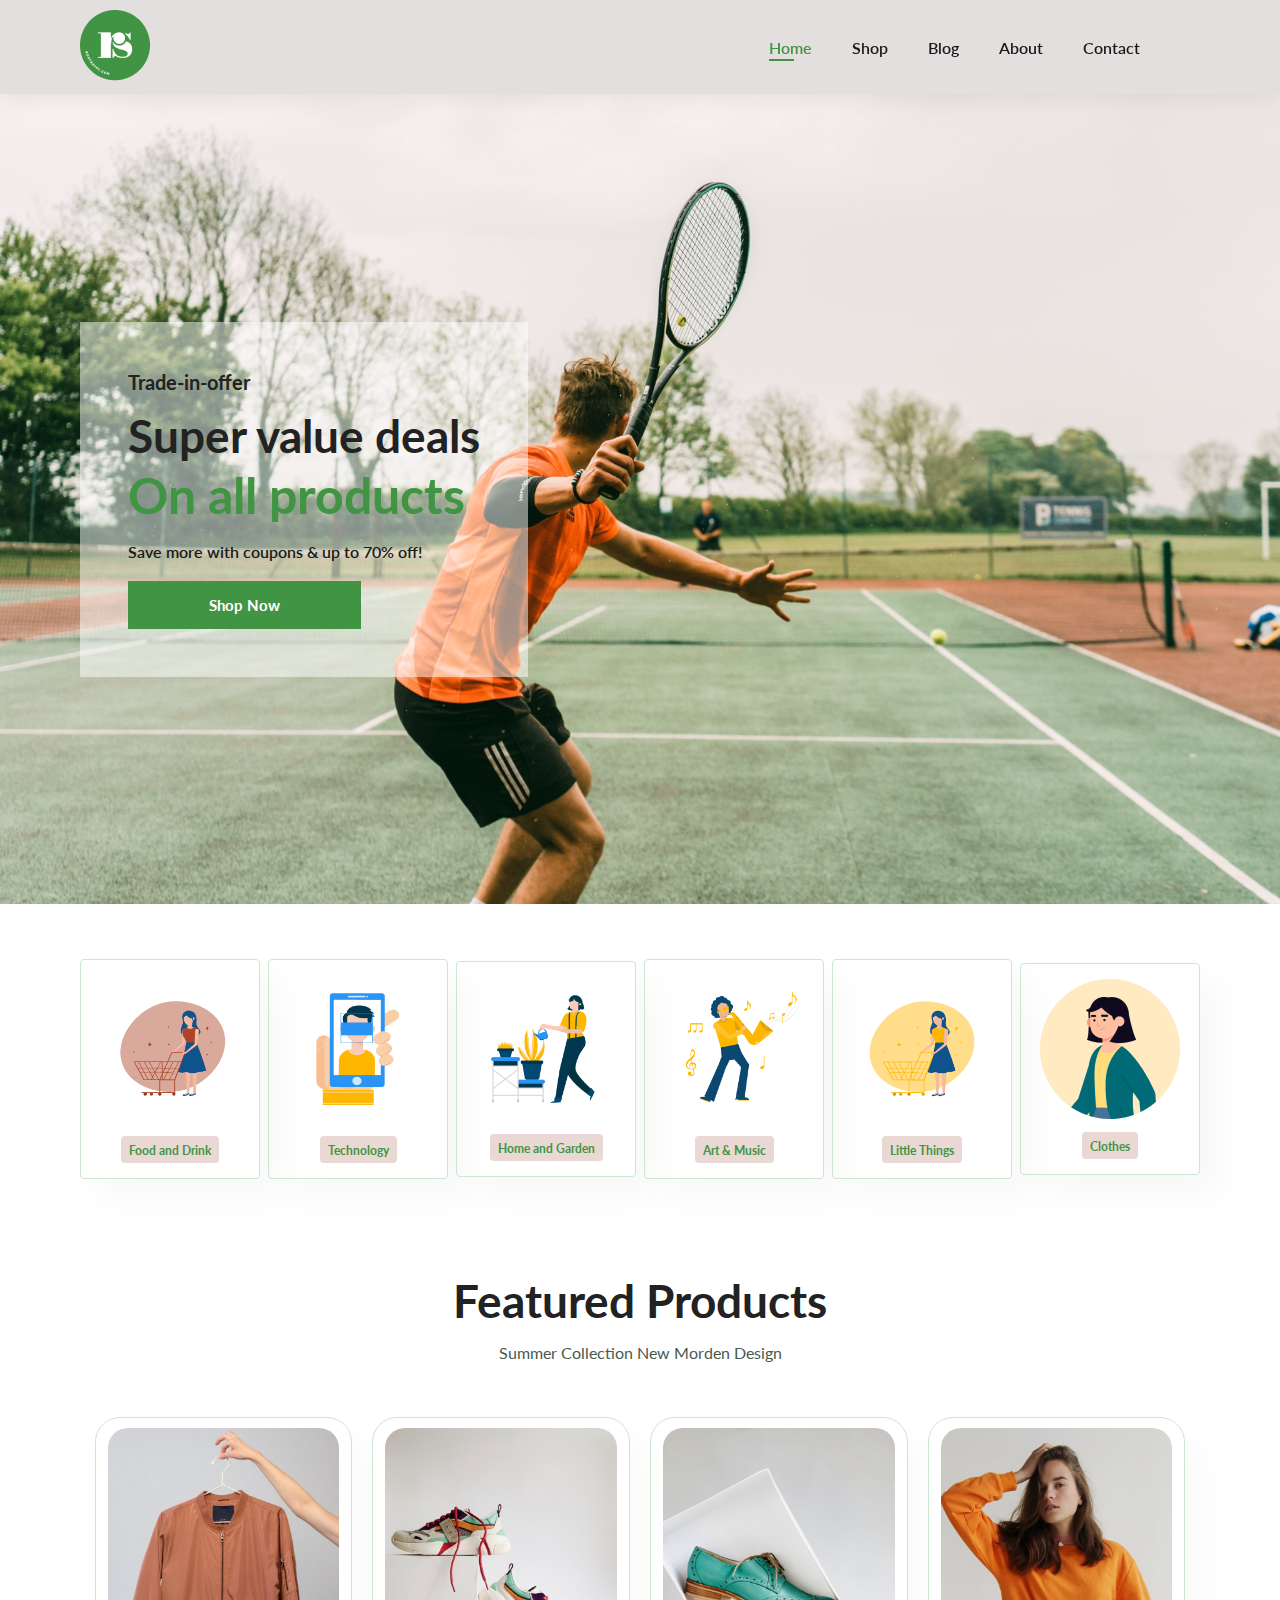
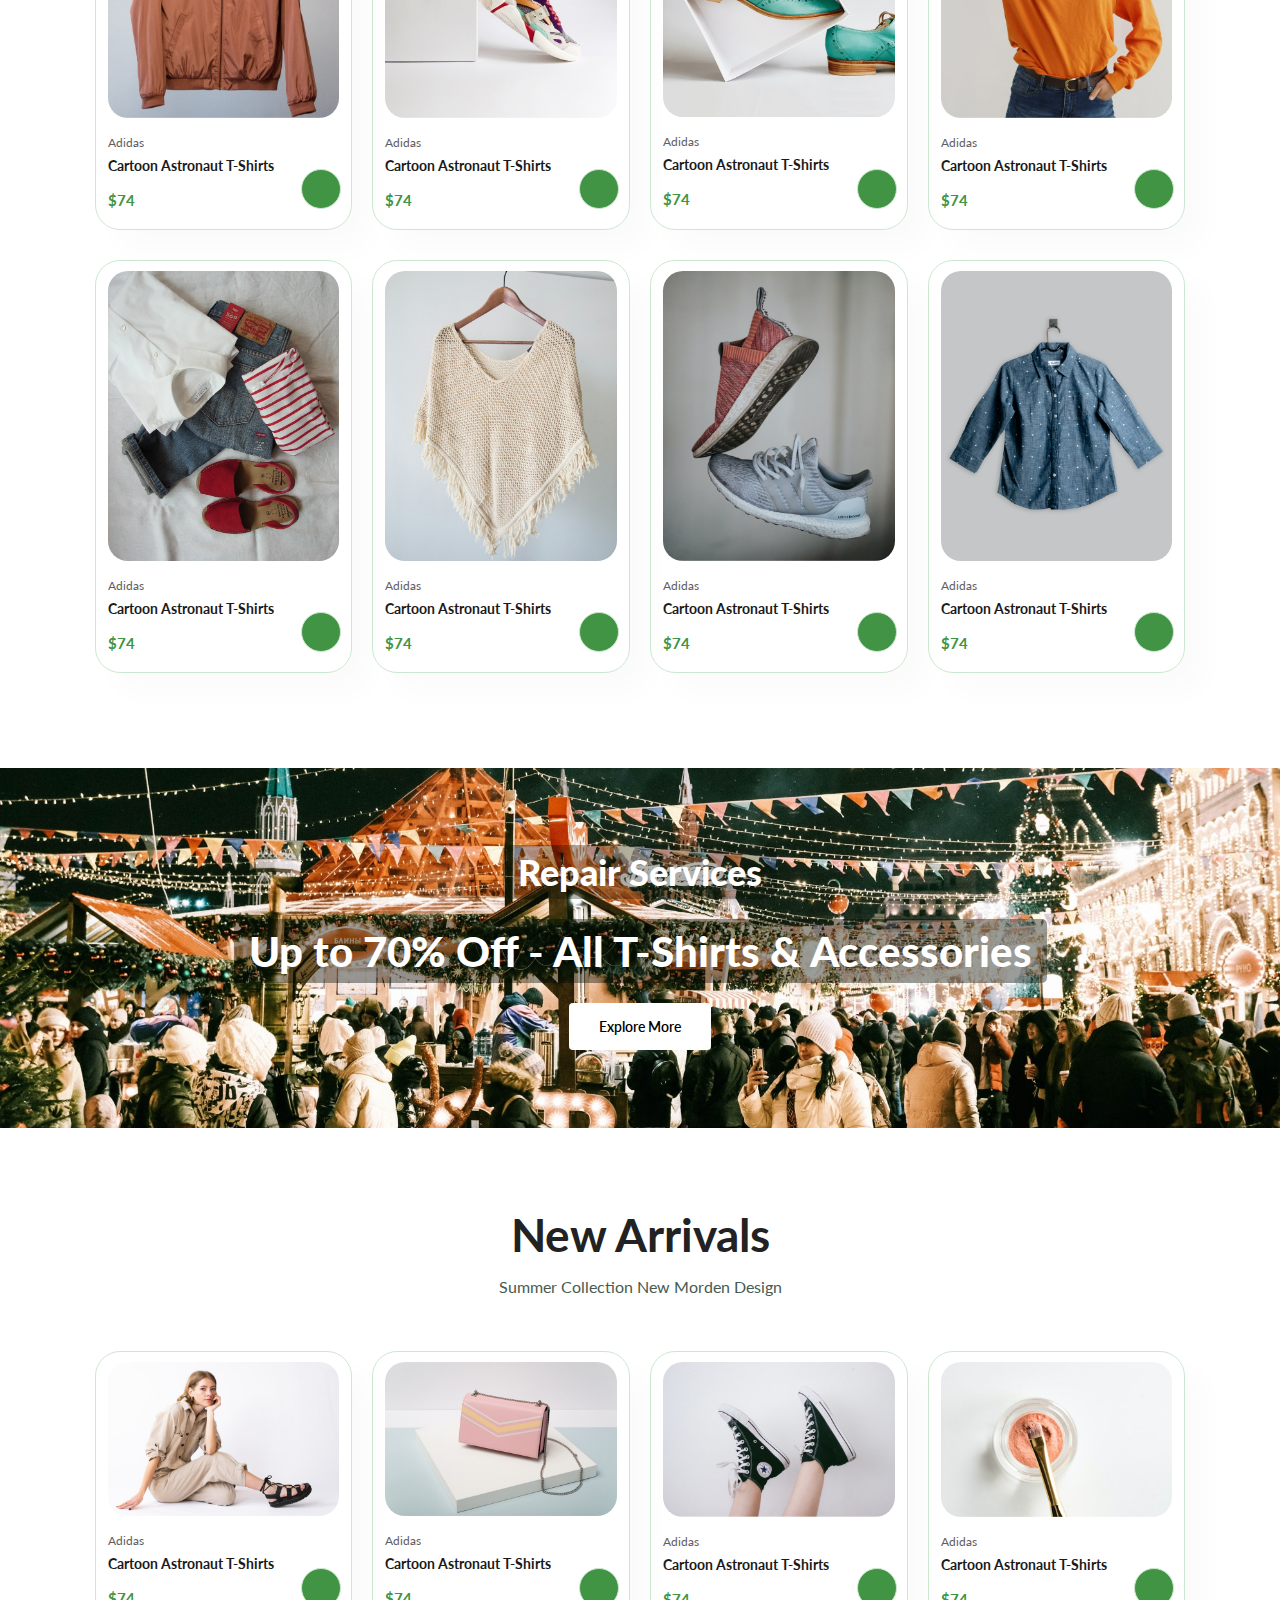
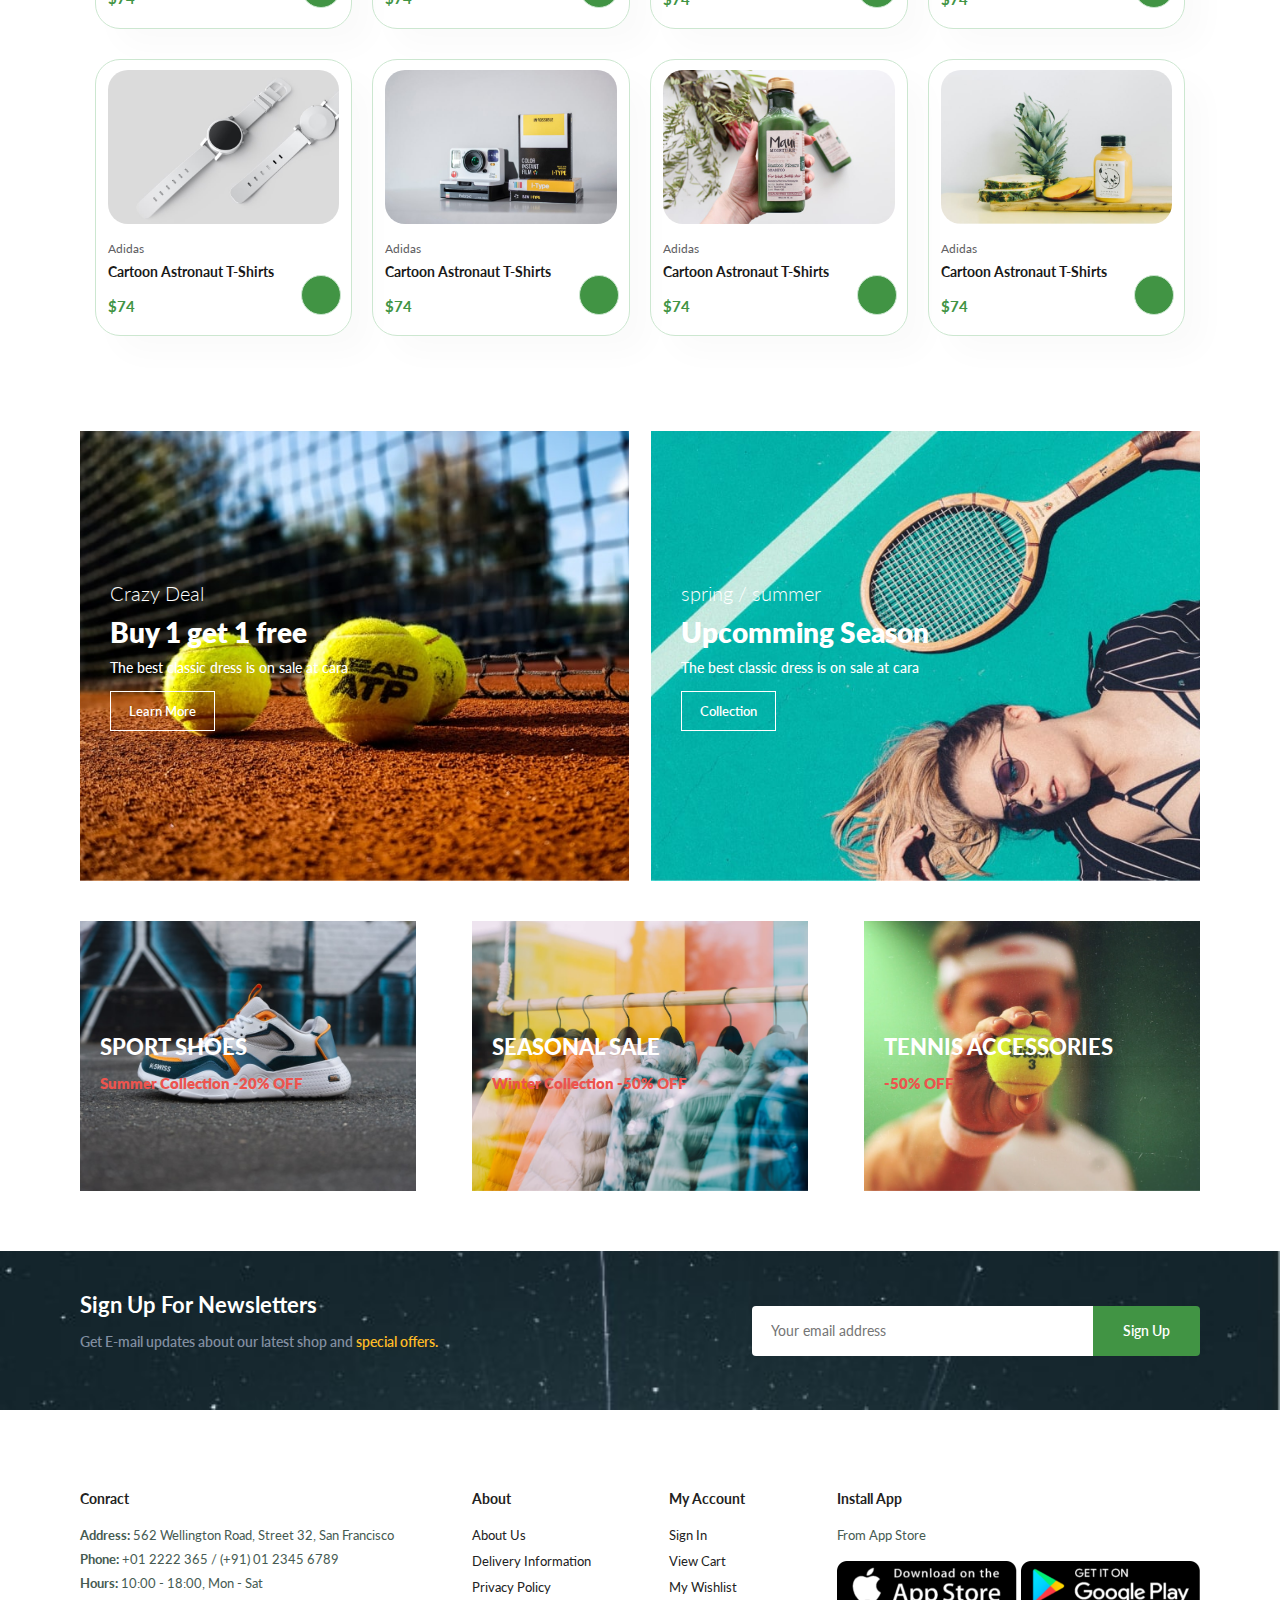
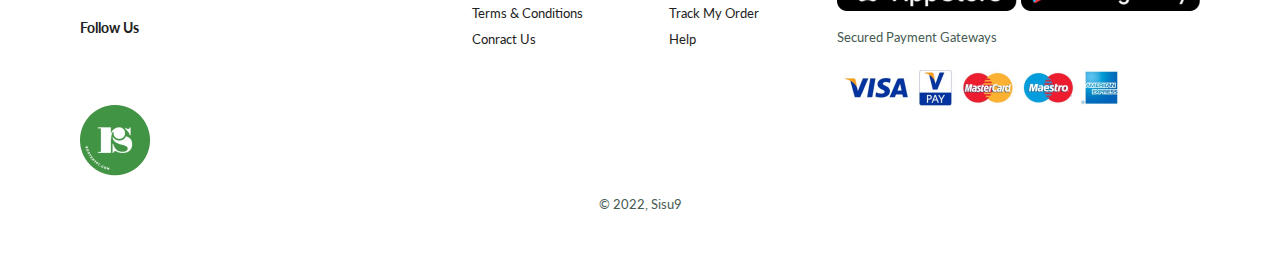
<file: index.html>
<!DOCTYPE html>
<html>
<head>
    <meta charset="UTF-8">
    <meta http-equiv="X-UA-Compatible" content="IE=edge">
    <meta name="viewport" content="width=device-width, initial-scale=1.0">
    <title>Shopping Website</title>
    <!-- google fonts -->
    <link href="https://fonts.googleapis.com/css2?family=Lato:wght@300;400;700;900&family=Playfair+Display:wght@400;500;600;700;800;900&display=swap" rel="stylesheet">
    <!-- font awesome -->
    <link rel="stylesheet" href="https://cdnjs.cloudflare.com/ajax/libs/font-awesome/6.0.0-beta3/css/all.min.css" integrity="sha512-Fo3rlrZj/k7ujTnHg4CGR2D7kSs0v4LLanw2qksYuRlEzO+tcaEPQogQ0KaoGN26/zrn20ImR1DfuLWnOo7aBA==" crossorigin="anonymous" referrerpolicy="no-referrer" />
    <!-- my style css -->
    <link rel="stylesheet" href="main.css">
</head>
<body>
    <section id="header">
        <a href="index.html"><img src="assets/logo.png" class="logo" alt=""></a>

        <div>
            <ul class="" id="navbar">
                <li><a class="active" href="index.html" href="#index.html">Home</a></li>
                <li><a href="shop.html">Shop</a></li>
                <li><a href="blog.html">Blog</a></li>
                <li><a href="about.html">About</a></li>
                <li><a href="contact.html">Contact</a></li>
                <li id="lg-bag"><a href="card.html"><i class="fas fa-shopping-cart"></i></a></li>
                <a href="#" id="close"><i class="fas fa-times"></i></a>
            </ul>
        </div>
        <div id="mobile">
            <a href="cart.html"><i class="fas fa-shopping-cart"></i></a>
            <i id="bar" class="fas fa-bars"></i>
        </div>
    </section>

    <section id="hero">
        <div class="hero-content">
            <h4>Trade-in-offer</h4>
            <h2>Super value deals</h2>
            <h1>On all products</h1>
            <p>Save more with coupons & up to 70% off!</p>
            <button>Shop Now</button>
        </div>
    </section>

    <section id="feature" class="section-p1">
        <div class="fe-box">
            <img src="./assets/illustrations/Shopping.png" alt="">
            <h6>Food and Drink</h6>
        </div>
        <div class="fe-box">
            <img src="./assets/illustrations/FaceID.png" alt="">
            <h6>Technology</h6>
        </div>
        <div class="fe-box">
            <img src="./assets/illustrations/Girlandplants.png" alt="">
            <h6>Home and Garden</h6>
        </div>
        <div class="fe-box">
            <img src="./assets/illustrations/Musician.png" alt="">
            <h6>Art & Music</h6>
        </div>
        <div class="fe-box">
            <img src="./assets/illustrations/ShoppingYellow.png" alt="">
            <h6>Little Things</h6>
        </div>
        <div class="fe-box">
            <img src="./assets/illustrations/Avatar.png" alt="">
            <h6>Clothes</h6>
        </div>
    </section>

    <section id="product1" class="section-p1">
        <h2>Featured Products</h2>
        <p>Summer Collection New Morden Design</p>
        <div class="pro-container">
            <div class="pro">
                <img src="./assets/p1.jpg" alt="">
                <div class="des">
                    <span>Adidas</span>
                    <h5>Cartoon Astronaut T-Shirts</h5>
                    <div class="star">
                        <i class="fas fa-star"></i>
                        <i class="fas fa-star"></i>
                        <i class="fas fa-star"></i>
                        <i class="fas fa-star"></i>
                        <i class="fas fa-star"></i>
                    </div>
                    <h4>$74</h4>
                </div>
                <a href="#" class="cart-shop"><i class="fas fa-shopping-cart"></i></a>
            </div>
            <div class="pro">
                <img src="./assets/p5.jpg" alt="">
                <div class="des">
                    <span>Adidas</span>
                    <h5>Cartoon Astronaut T-Shirts</h5>
                    <div class="star">
                        <i class="fas fa-star"></i>
                        <i class="fas fa-star"></i>
                        <i class="fas fa-star"></i>
                        <i class="fas fa-star"></i>
                        <i class="fas fa-star"></i>
                    </div>
                    <h4>$74</h4>
                </div>
                <a href="#" class="cart-shop"><i class="fas fa-shopping-cart"></i></a>
            </div>
            <div class="pro">
                <img src="./assets/p6.jpg" alt="">
                <div class="des">
                    <span>Adidas</span>
                    <h5>Cartoon Astronaut T-Shirts</h5>
                    <div class="star">
                        <i class="fas fa-star"></i>
                        <i class="fas fa-star"></i>
                        <i class="fas fa-star"></i>
                        <i class="fas fa-star"></i>
                        <i class="fas fa-star"></i>
                    </div>
                    <h4>$74</h4>
                </div>
                <a href="#" class="cart-shop"><i class="fas fa-shopping-cart"></i></a>
            </div>
            <div class="pro">
                <img src="./assets/p7.jpg" alt="">
                <div class="des">
                    <span>Adidas</span>
                    <h5>Cartoon Astronaut T-Shirts</h5>
                    <div class="star">
                        <i class="fas fa-star"></i>
                        <i class="fas fa-star"></i>
                        <i class="fas fa-star"></i>
                        <i class="fas fa-star"></i>
                        <i class="fas fa-star"></i>
                    </div>
                    <h4>$74</h4>
                </div>
                <a href="#" class="cart-shop"><i class="fas fa-shopping-cart"></i></a>
            </div>
            <div class="pro">
                <img src="./assets/p8.jpg" alt="">
                <div class="des">
                    <span>Adidas</span>
                    <h5>Cartoon Astronaut T-Shirts</h5>
                    <div class="star">
                        <i class="fas fa-star"></i>
                        <i class="fas fa-star"></i>
                        <i class="fas fa-star"></i>
                        <i class="fas fa-star"></i>
                        <i class="fas fa-star"></i>
                    </div>
                    <h4>$74</h4>
                </div>
                <a href="#" class="cart-shop"><i class="fas fa-shopping-cart"></i></a>
            </div>
            <div class="pro">
                <img src="./assets/p3.jpg" alt="">
                <div class="des">
                    <span>Adidas</span>
                    <h5>Cartoon Astronaut T-Shirts</h5>
                    <div class="star">
                        <i class="fas fa-star"></i>
                        <i class="fas fa-star"></i>
                        <i class="fas fa-star"></i>
                        <i class="fas fa-star"></i>
                        <i class="fas fa-star"></i>
                    </div>
                    <h4>$74</h4>
                </div>
                <a href="#" class="cart-shop"><i class="fas fa-shopping-cart"></i></a>
            </div>
            <div class="pro">
                <img src="./assets/p4.jpg" alt="">
                <div class="des">
                    <span>Adidas</span>
                    <h5>Cartoon Astronaut T-Shirts</h5>
                    <div class="star">
                        <i class="fas fa-star"></i>
                        <i class="fas fa-star"></i>
                        <i class="fas fa-star"></i>
                        <i class="fas fa-star"></i>
                        <i class="fas fa-star"></i>
                    </div>
                    <h4>$74</h4>
                </div>
                <a href="#" class="cart-shop"><i class="fas fa-shopping-cart"></i></a>
            </div>
            <div class="pro">
                <img src="./assets/p2.jpg" alt="">
                <div class="des">
                    <span>Adidas</span>
                    <h5>Cartoon Astronaut T-Shirts</h5>
                    <div class="star">
                        <i class="fas fa-star"></i>
                        <i class="fas fa-star"></i>
                        <i class="fas fa-star"></i>
                        <i class="fas fa-star"></i>
                        <i class="fas fa-star"></i>
                    </div>
                    <h4>$74</h4>
                </div>
                <a href="#" class="cart-shop"><i class="fas fa-shopping-cart"></i></a>
            </div>
        </div>
    </section>

    <section id="banner" class="section-m1">
        <h4>Repair Services</h4>
        <h2>Up to <span>70% Off</span> - All T-Shirts & Accessories</h2>
        <button class="normal">Explore More</button>
    </section>

    <section id="product1" class="section-p1">
        <h2>New Arrivals</h2>
        <p>Summer Collection New Morden Design</p>
        <div class="pro-container">
            <div class="pro">
                <img src="./assets/ph5.jpg" alt="">
                <div class="des">
                    <span>Adidas</span>
                    <h5>Cartoon Astronaut T-Shirts</h5>
                    <div class="star">
                        <i class="fas fa-star"></i>
                        <i class="fas fa-star"></i>
                        <i class="fas fa-star"></i>
                        <i class="fas fa-star"></i>
                        <i class="fas fa-star"></i>
                    </div>
                    <h4>$74</h4>
                </div>
                <a href="#" class="cart-shop"><i class="fas fa-shopping-cart"></i></a>
            </div>
            <div class="pro">
                <img src="./assets/ph1.jpg" alt="">
                <div class="des">
                    <span>Adidas</span>
                    <h5>Cartoon Astronaut T-Shirts</h5>
                    <div class="star">
                        <i class="fas fa-star"></i>
                        <i class="fas fa-star"></i>
                        <i class="fas fa-star"></i>
                        <i class="fas fa-star"></i>
                        <i class="fas fa-star"></i>
                    </div>
                    <h4>$74</h4>
                </div>
                <a href="#" class="cart-shop"><i class="fas fa-shopping-cart"></i></a>
            </div>
            <div class="pro">
                <img src="./assets/ph6.jpg" alt="">
                <div class="des">
                    <span>Adidas</span>
                    <h5>Cartoon Astronaut T-Shirts</h5>
                    <div class="star">
                        <i class="fas fa-star"></i>
                        <i class="fas fa-star"></i>
                        <i class="fas fa-star"></i>
                        <i class="fas fa-star"></i>
                        <i class="fas fa-star"></i>
                    </div>
                    <h4>$74</h4>
                </div>
                <a href="#" class="cart-shop"><i class="fas fa-shopping-cart"></i></a>
            </div>
            <div class="pro">
                <img src="./assets/ph7.jpg" alt="">
                <div class="des">
                    <span>Adidas</span>
                    <h5>Cartoon Astronaut T-Shirts</h5>
                    <div class="star">
                        <i class="fas fa-star"></i>
                        <i class="fas fa-star"></i>
                        <i class="fas fa-star"></i>
                        <i class="fas fa-star"></i>
                        <i class="fas fa-star"></i>
                    </div>
                    <h4>$74</h4>
                </div>
                <a href="#" class="cart-shop"><i class="fas fa-shopping-cart"></i></a>
            </div>
            <div class="pro">
                <img src="./assets/ph8.jpg" alt="">
                <div class="des">
                    <span>Adidas</span>
                    <h5>Cartoon Astronaut T-Shirts</h5>
                    <div class="star">
                        <i class="fas fa-star"></i>
                        <i class="fas fa-star"></i>
                        <i class="fas fa-star"></i>
                        <i class="fas fa-star"></i>
                        <i class="fas fa-star"></i>
                    </div>
                    <h4>$74</h4>
                </div>
                <a href="#" class="cart-shop"><i class="fas fa-shopping-cart"></i></a>
            </div>
            <div class="pro">
                <img src="./assets/ph3.jpg" alt="">
                <div class="des">
                    <span>Adidas</span>
                    <h5>Cartoon Astronaut T-Shirts</h5>
                    <div class="star">
                        <i class="fas fa-star"></i>
                        <i class="fas fa-star"></i>
                        <i class="fas fa-star"></i>
                        <i class="fas fa-star"></i>
                        <i class="fas fa-star"></i>
                    </div>
                    <h4>$74</h4>
                </div>
                <a href="#" class="cart-shop"><i class="fas fa-shopping-cart"></i></a>
            </div>
            <div class="pro">
                <img src="./assets/ph4.jpg" alt="">
                <div class="des">
                    <span>Adidas</span>
                    <h5>Cartoon Astronaut T-Shirts</h5>
                    <div class="star">
                        <i class="fas fa-star"></i>
                        <i class="fas fa-star"></i>
                        <i class="fas fa-star"></i>
                        <i class="fas fa-star"></i>
                        <i class="fas fa-star"></i>
                    </div>
                    <h4>$74</h4>
                </div>
                <a href="#" class="cart-shop"><i class="fas fa-shopping-cart"></i></a>
            </div>
            <div class="pro">
                <img src="./assets/ph2.jpg" alt="">
                <div class="des">
                    <span>Adidas</span>
                    <h5>Cartoon Astronaut T-Shirts</h5>
                    <div class="star">
                        <i class="fas fa-star"></i>
                        <i class="fas fa-star"></i>
                        <i class="fas fa-star"></i>
                        <i class="fas fa-star"></i>
                        <i class="fas fa-star"></i>
                    </div>
                    <h4>$74</h4>
                </div>
                <a href="#" class="cart-shop"><i class="fas fa-shopping-cart"></i></a>
            </div>
        </div>
    </section>

    <section id="sm-banner" class="section-p1">
        <div class="banner-box">
            <h4>Crazy Deal</h4>
            <h2>Buy 1 get 1 free</h2>
            <span>The best classic dress is on sale at cara</span>
            <button class="white">Learn More</button>
        </div>
        <div class="banner-box banner-box2">
            <h4>spring / summer</h4>
            <h2>Upcomming Season</h2>
            <span>The best classic dress is on sale at cara</span>
            <button class="white">Collection</button>
        </div>
    </section>

    <section id="banner3" class="section-p1">
        <div class="banner-box">
            <h2>SPORT SHOES</h2>
            <h3>Summer Collection -20% OFF</h3>
        </div>
        <div class="banner-box banner-box2">
            <h2>SEASONAL SALE</h2>
            <h3>Winter Collection -50% OFF</h3>
        </div>
        <div class="banner-box banner-box3">
            <h2>TENNIS ACCESSORIES</h2>
            <h3>-50% OFF</h3>
        </div>
    </section>

    <section id="newsletter" class="section-p1 section-m1">
        <div class="newstext">
            <h4>Sign Up For Newsletters</h4>
            <p>Get E-mail updates about our latest shop and <span>special offers.</span></p>
        </div>
        <div class="form">
            <input type="text" placeholder="Your email address">
            <button class="normal">Sign Up</button>
        </div>
    </section>

    <footer class="section-p1">
        <div class="col">
            <h4>Conract</h4>
            <p><strong>Address: </strong> 562 Wellington Road, Street 32, San Francisco</p>
            <p><strong>Phone: </strong> +01 2222 365 / (+91) 01 2345 6789</p>
            <p><strong>Hours: </strong> 10:00 - 18:00, Mon - Sat</p>
            <div class="follow">
                <h4>Follow Us</h4>
                <div class="icon">
                    <i class="fab fa-facebook-f"></i>
                    <i class="fab fa-twitter"></i>
                    <i class="fab fa-instagram"></i>
                    <i class="fab fa-pinterest-p"></i>
                    <i class="fab fa-youtube"></i>
                </div>
            </div>
            <img class="logo" src="./assets/logo.png" alt="">
        </div>
        <div class="col">
            <h4>About</h4>
            <a href="#">About Us</a>
            <a href="#">Delivery Information</a>
            <a href="#">Privacy Policy</a>
            <a href="#">Terms & Conditions</a>
            <a href="#">Conract Us</a>
        </div>
        <div class="col">
            <h4>My Account</h4>
            <a href="#">Sign In</a>
            <a href="#">View Cart</a>
            <a href="#">My Wishlist</a>
            <a href="#">Track My Order</a>
            <a href="#">Help</a>
        </div>
        <div class="col install">
            <h4>Install App</h4>
            <p>From App Store</p>
            <div class="row">
                <img src="./assets/app.png" alt="">
                <img src="./assets/play.png" alt="">
            </div>
            <p>Secured Payment Gateways</p>
            <img src="./assets/payment.png" alt="">
        </div>
        <div class="copyright">
            <p>© 2022, Sisu9</p>
        </div>
    </footer>

    <script src="main.js"></script>
</body>
</html>
</file>
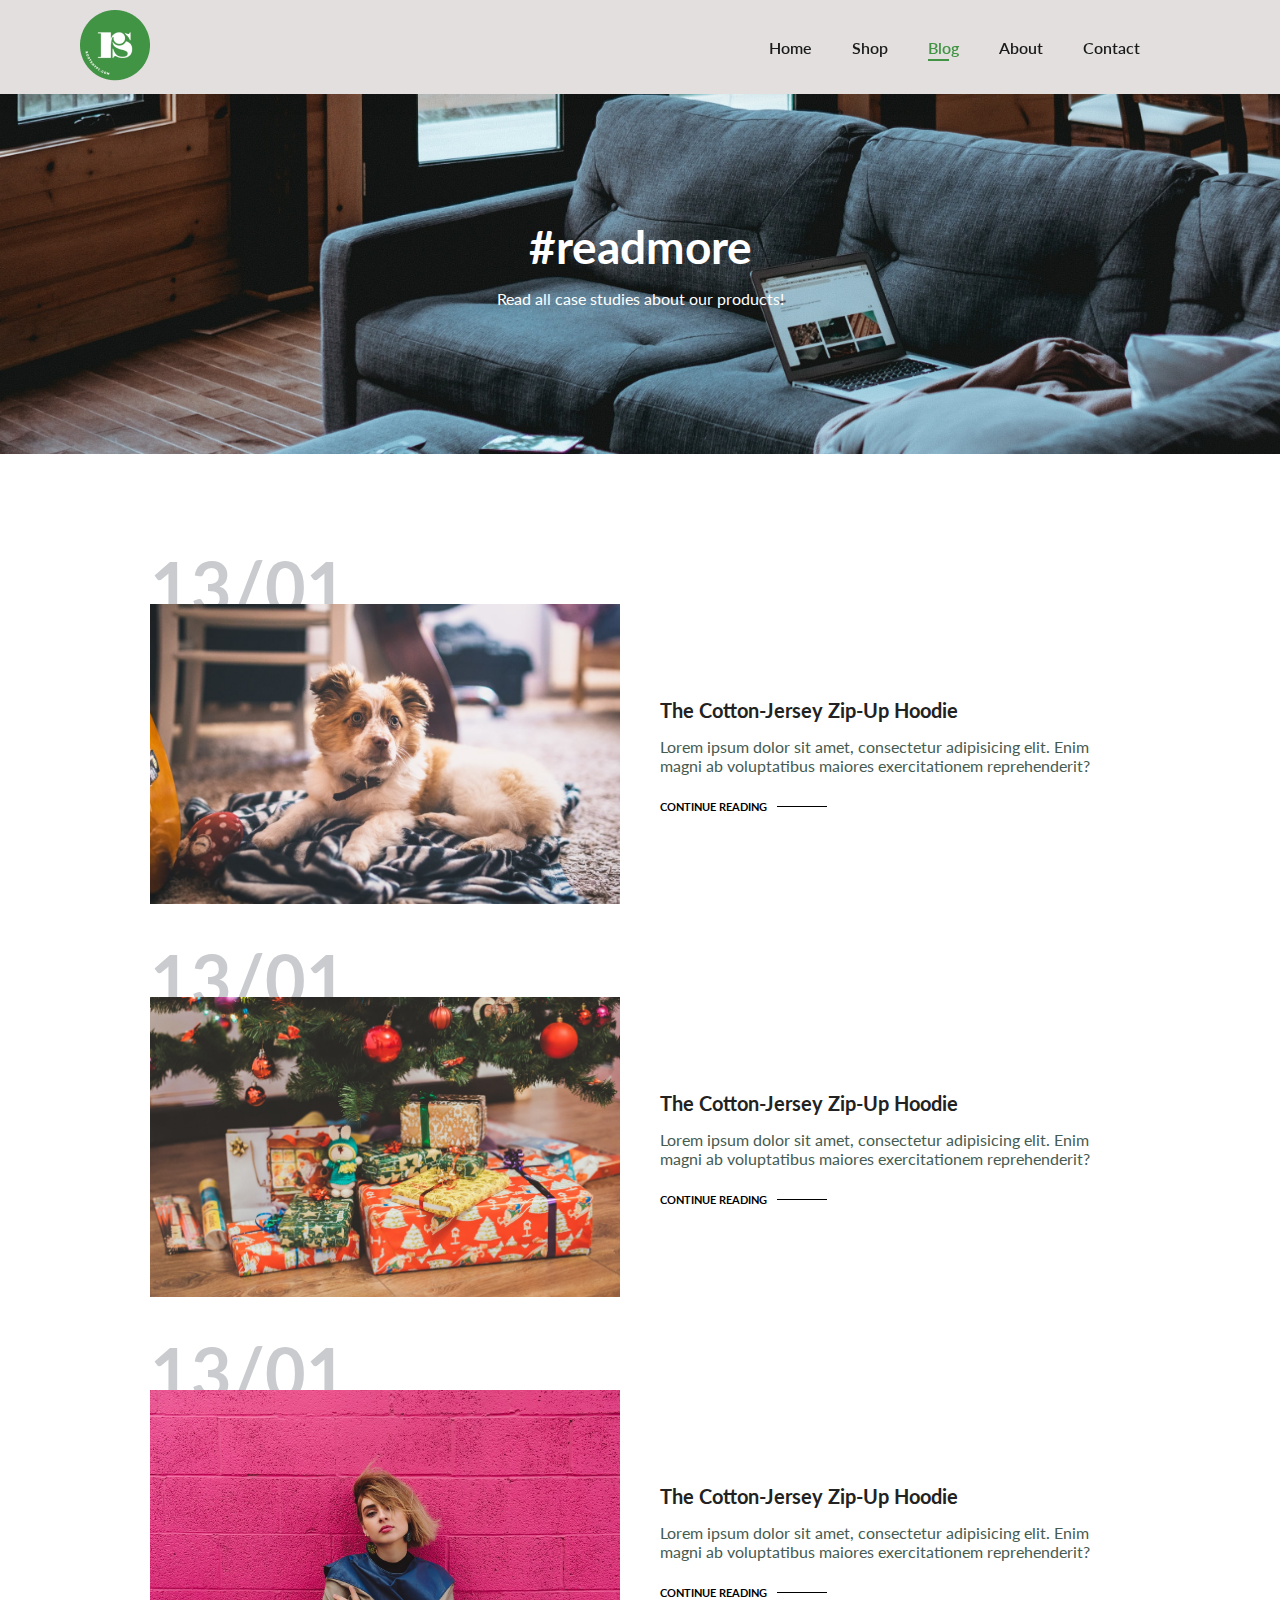
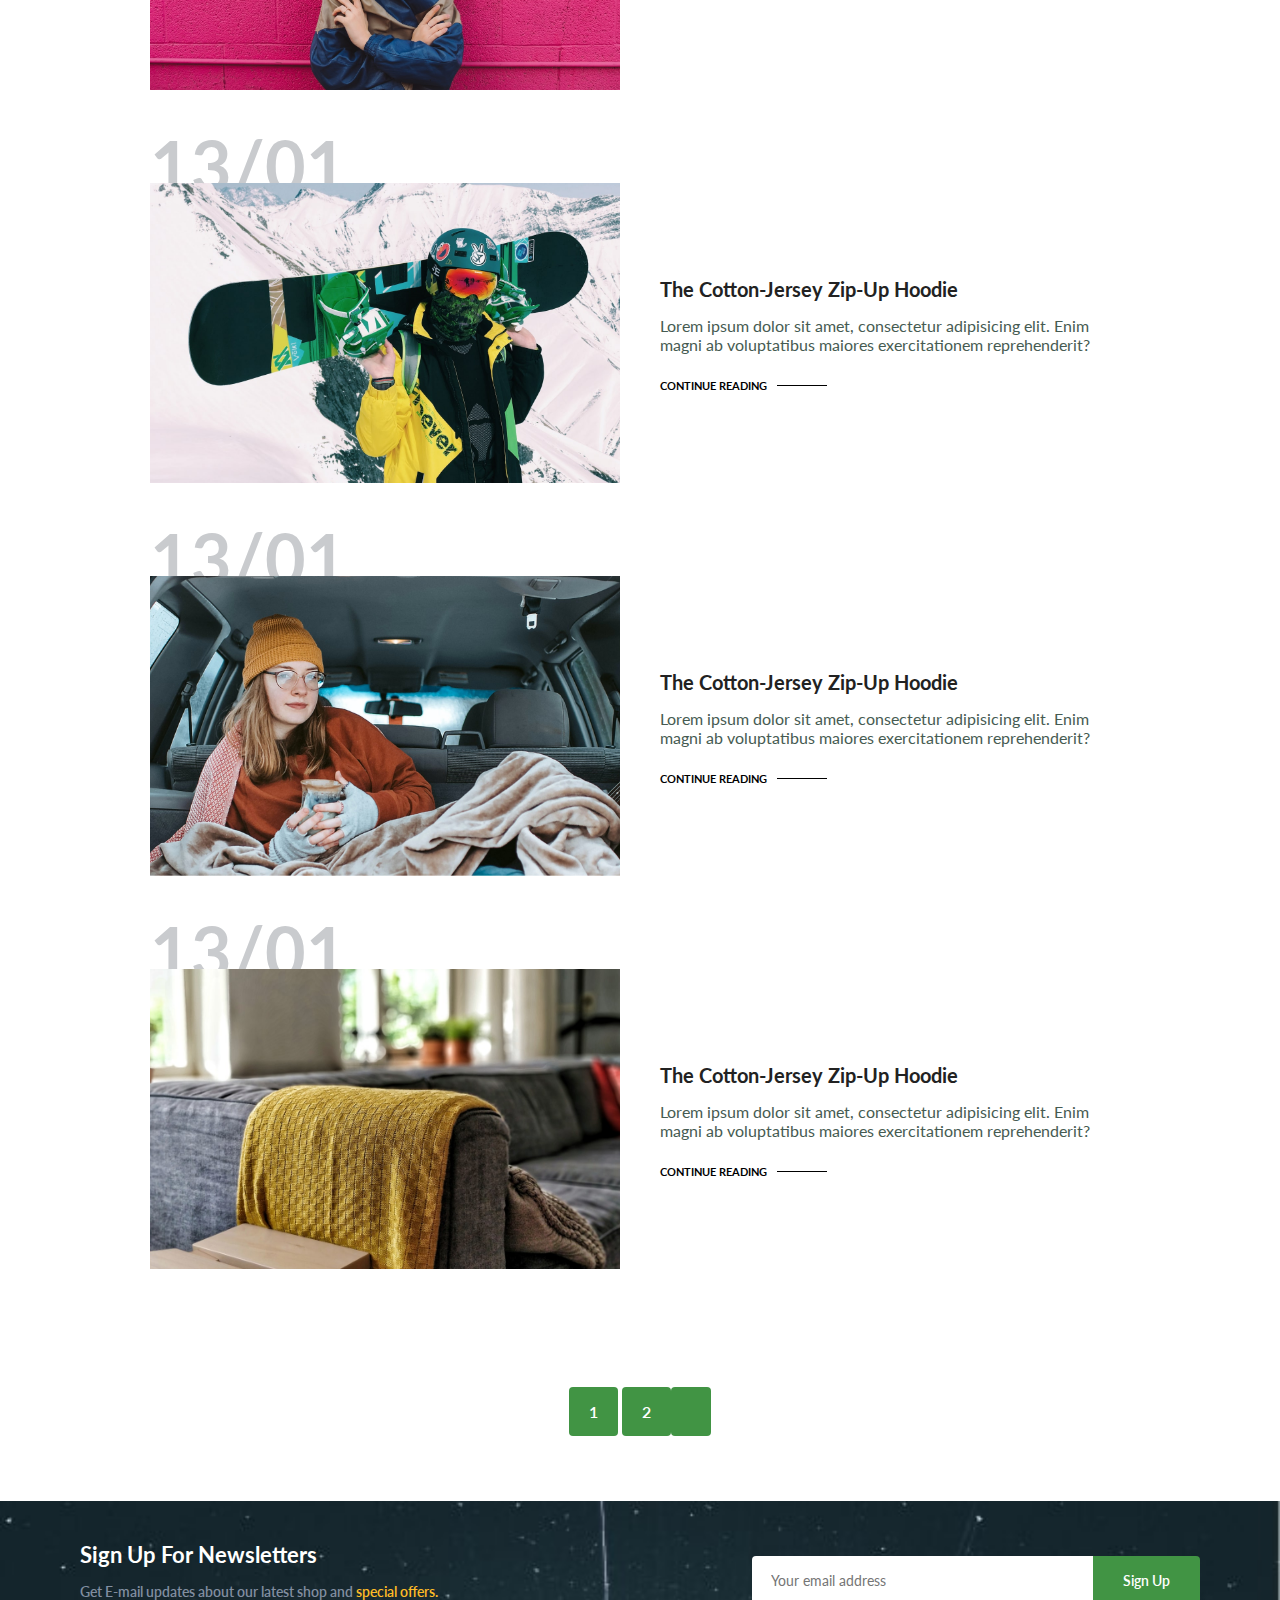
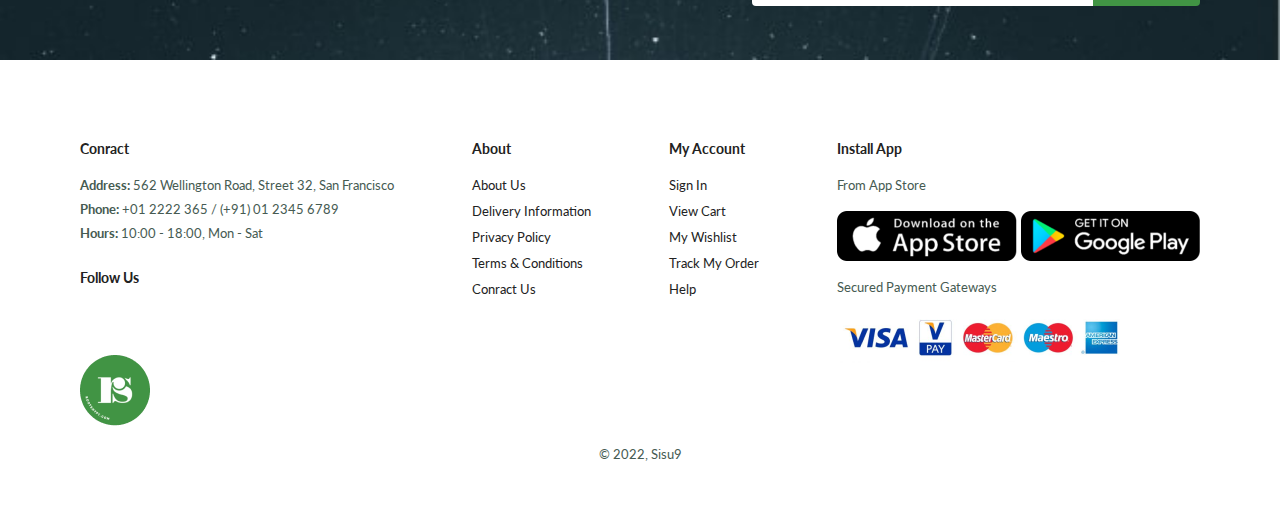
<file: blog.html>
<!DOCTYPE html>
<html>
<head>
    <meta charset="UTF-8">
    <meta http-equiv="X-UA-Compatible" content="IE=edge">
    <meta name="viewport" content="width=device-width, initial-scale=1.0">
    <title>Shopping Website</title>
    <!-- google fonts -->
    <link href="https://fonts.googleapis.com/css2?family=Lato:wght@300;400;700;900&family=Playfair+Display:wght@400;500;600;700;800;900&display=swap" rel="stylesheet">
    <!-- font awesome -->
    <link rel="stylesheet" href="https://cdnjs.cloudflare.com/ajax/libs/font-awesome/6.0.0-beta3/css/all.min.css" integrity="sha512-Fo3rlrZj/k7ujTnHg4CGR2D7kSs0v4LLanw2qksYuRlEzO+tcaEPQogQ0KaoGN26/zrn20ImR1DfuLWnOo7aBA==" crossorigin="anonymous" referrerpolicy="no-referrer" />
    <!-- my style css -->
    <link rel="stylesheet" href="main.css">
</head>
<body>
    <section id="header">
        <a href="index.html"><img src="assets/logo.png" class="logo" alt=""></a>

        <div>
            <ul class="" id="navbar">
                <li><a href="index.html">Home</a></li>
                <li><a href="shop.html">Shop</a></li>
                <li><a class="active" href="#blog.html">Blog</a></li>
                <li><a href="about.html">About</a></li>
                <li><a href="contact.html">Contact</a></li>
                <li id="lg-bag"><a href="card.html"><i class="fas fa-shopping-cart"></i></a></li>
                <a href="#" id="close"><i class="fas fa-times"></i></a>
            </ul>
        </div>
        <div id="mobile">
            <a href="cart.html"><i class="fas fa-shopping-cart"></i></a>
            <i id="bar" class="fas fa-bars"></i>
        </div>
    </section>

    <section id="page-header" class="blog-header">
            <h2>#readmore</h2>
            <p>Read all case studies about our products!</p>
    </section>

    <section id="blog">
        <div class="blog-box">
            <div class="blog-img">
                <img src="./assets/blog1.jpg" alt="">
            </div>
            <div class="blog-details">
                <h4>The Cotton-Jersey Zip-Up Hoodie</h4>
                <p>Lorem ipsum dolor sit amet, consectetur adipisicing elit. 
                    Enim magni ab voluptatibus maiores exercitationem reprehenderit?</p>
                <a href="#">CONTINUE READING</a>
                <h1>13/01</h1>
            </div>
        </div>
        <div class="blog-box">
            <div class="blog-img">
                <img src="./assets/blog2.jpg" alt="">
            </div>
            <div class="blog-details">
                <h4>The Cotton-Jersey Zip-Up Hoodie</h4>
                <p>Lorem ipsum dolor sit amet, consectetur adipisicing elit. 
                    Enim magni ab voluptatibus maiores exercitationem reprehenderit?</p>
                <a href="#">CONTINUE READING</a>
                <h1>13/01</h1>
            </div>
        </div>
        <div class="blog-box">
            <div class="blog-img">
                <img src="./assets/blog3.jpg" alt="">
            </div>
            <div class="blog-details">
                <h4>The Cotton-Jersey Zip-Up Hoodie</h4>
                <p>Lorem ipsum dolor sit amet, consectetur adipisicing elit. 
                    Enim magni ab voluptatibus maiores exercitationem reprehenderit?</p>
                <a href="#">CONTINUE READING</a>
                <h1>13/01</h1>
            </div>
        </div>
        <div class="blog-box">
            <div class="blog-img">
                <img src="./assets/blog4.jpg" alt="">
            </div>
            <div class="blog-details">
                <h4>The Cotton-Jersey Zip-Up Hoodie</h4>
                <p>Lorem ipsum dolor sit amet, consectetur adipisicing elit. 
                    Enim magni ab voluptatibus maiores exercitationem reprehenderit?</p>
                <a href="#">CONTINUE READING</a>
                <h1>13/01</h1>
            </div>
        </div>
        <div class="blog-box">
            <div class="blog-img">
                <img src="./assets/blog5.jpg" alt="">
            </div>
            <div class="blog-details">
                <h4>The Cotton-Jersey Zip-Up Hoodie</h4>
                <p>Lorem ipsum dolor sit amet, consectetur adipisicing elit. 
                    Enim magni ab voluptatibus maiores exercitationem reprehenderit?</p>
                <a href="#">CONTINUE READING</a>
                <h1>13/01</h1>
            </div>
        </div>
        <div class="blog-box">
            <div class="blog-img">
                <img src="./assets/blog6.jpg" alt="">
            </div>
            <div class="blog-details">
                <h4>The Cotton-Jersey Zip-Up Hoodie</h4>
                <p>Lorem ipsum dolor sit amet, consectetur adipisicing elit. 
                    Enim magni ab voluptatibus maiores exercitationem reprehenderit?</p>
                <a href="#">CONTINUE READING</a>
                <h1>13/01</h1>
            </div>
        </div>
    </section>

    <section id="pagination" class="section-p1">
        <a href="#">1</a>
        <a href="#">2</a>
        <a href="#"><i class="fas fa-long-arrow-alt-right"></i></a>
    </section>

    <section id="newsletter" class="section-p1 section-m1">
        <div class="newstext">
            <h4>Sign Up For Newsletters</h4>
            <p>Get E-mail updates about our latest shop and <span>special offers.</span></p>
        </div>
        <div class="form">
            <input type="text" placeholder="Your email address">
            <button class="normal">Sign Up</button>
        </div>
    </section>

    <footer class="section-p1">
        <div class="col">
            <h4>Conract</h4>
            <p><strong>Address: </strong> 562 Wellington Road, Street 32, San Francisco</p>
            <p><strong>Phone: </strong> +01 2222 365 / (+91) 01 2345 6789</p>
            <p><strong>Hours: </strong> 10:00 - 18:00, Mon - Sat</p>
            <div class="follow">
                <h4>Follow Us</h4>
                <div class="icon">
                    <i class="fab fa-facebook-f"></i>
                    <i class="fab fa-twitter"></i>
                    <i class="fab fa-instagram"></i>
                    <i class="fab fa-pinterest-p"></i>
                    <i class="fab fa-youtube"></i>
                </div>
            </div>
            <img class="logo" src="./assets/logo.png" alt="">
        </div>
        <div class="col">
            <h4>About</h4>
            <a href="#">About Us</a>
            <a href="#">Delivery Information</a>
            <a href="#">Privacy Policy</a>
            <a href="#">Terms & Conditions</a>
            <a href="#">Conract Us</a>
        </div>
        <div class="col">
            <h4>My Account</h4>
            <a href="#">Sign In</a>
            <a href="#">View Cart</a>
            <a href="#">My Wishlist</a>
            <a href="#">Track My Order</a>
            <a href="#">Help</a>
        </div>
        <div class="col install">
            <h4>Install App</h4>
            <p>From App Store</p>
            <div class="row">
                <img src="./assets/app.png" alt="">
                <img src="./assets/play.png" alt="">
            </div>
            <p>Secured Payment Gateways</p>
            <img src="./assets/payment.png" alt="">
        </div>
        <div class="copyright">
            <p>© 2022, Sisu9</p>
        </div>
    </footer>

    <script src="main.js"></script>
</body>
</html>
</file>
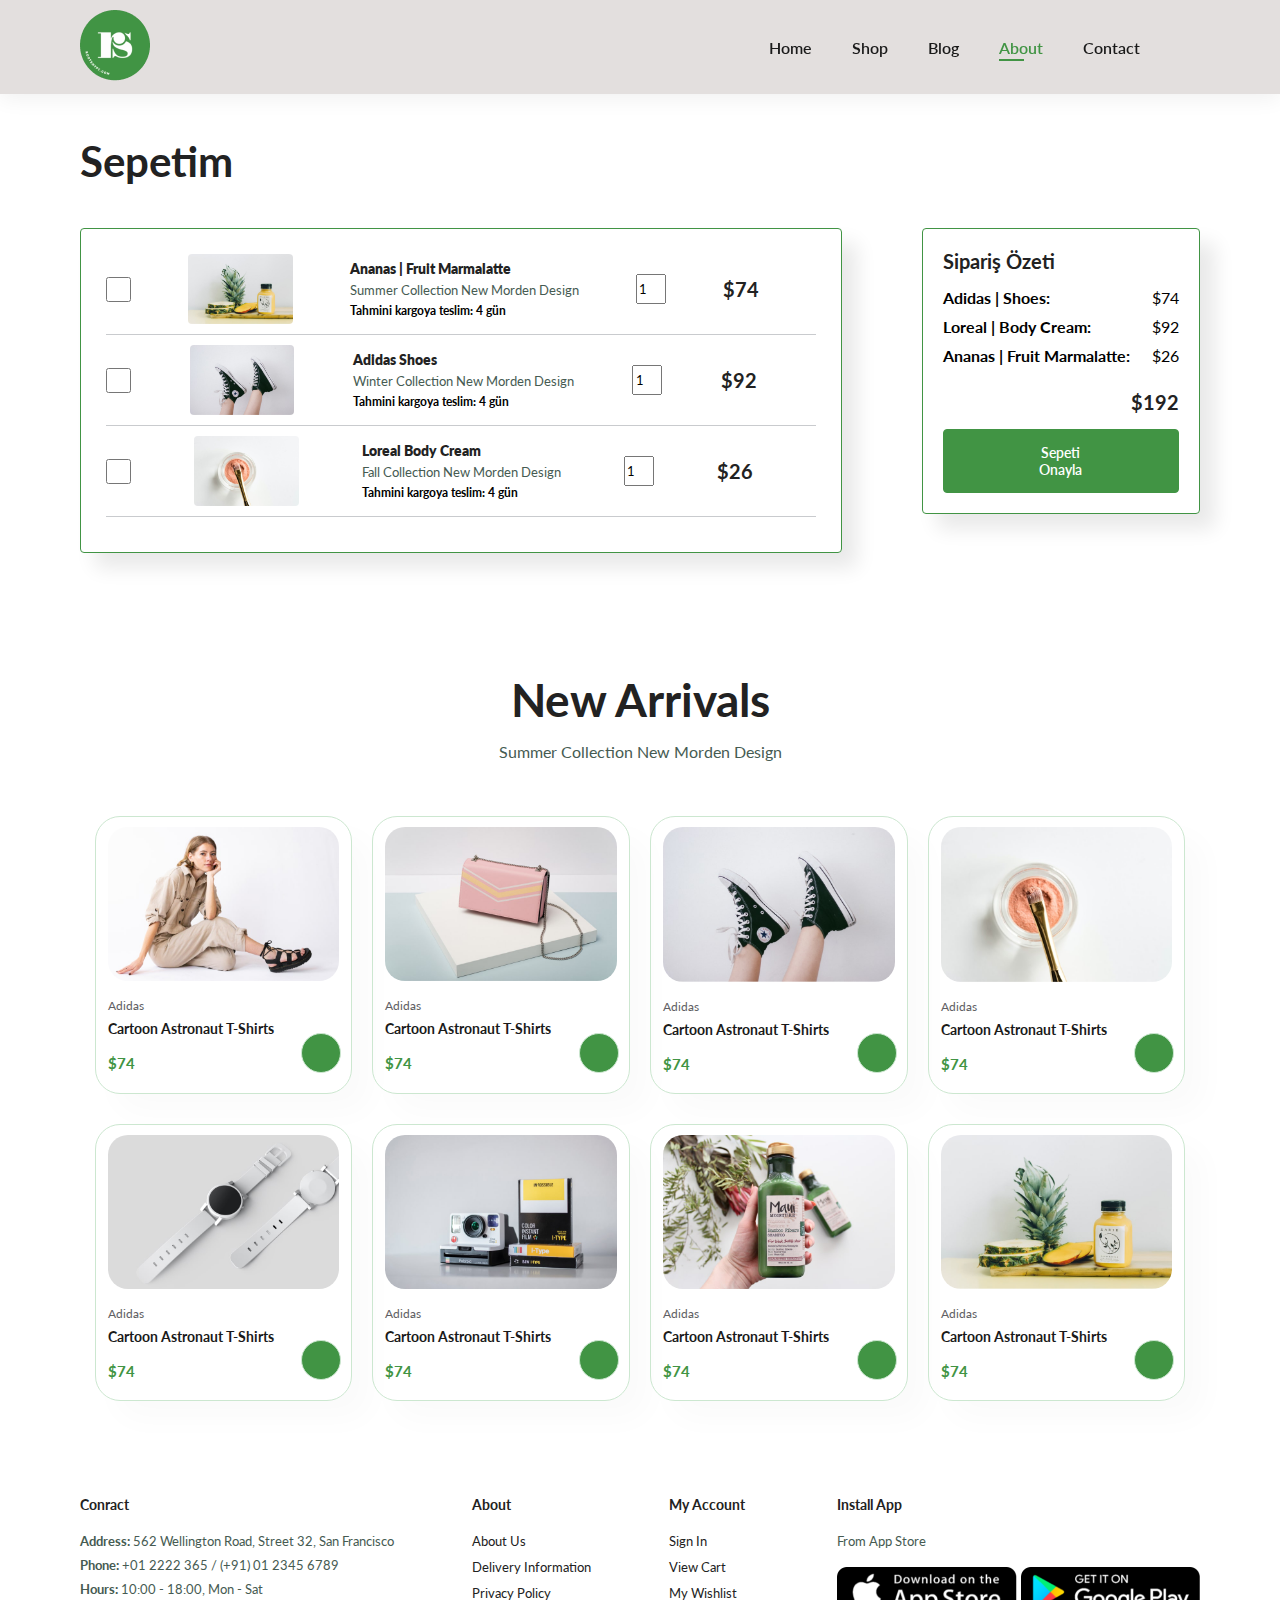
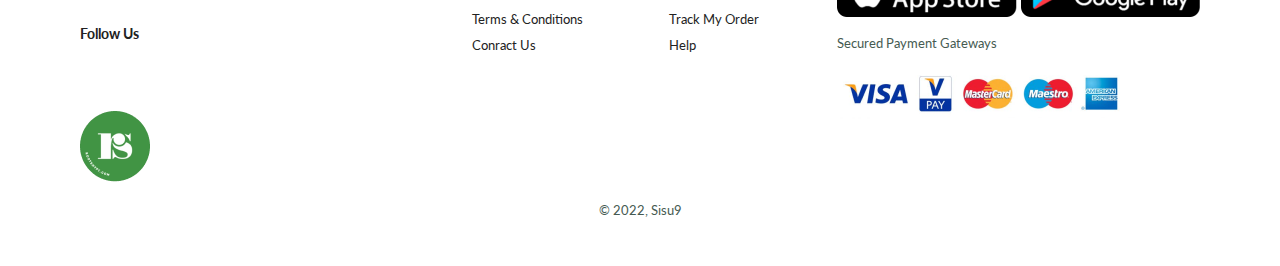
<file: cart.html>
<!DOCTYPE html>
<html>
<head>
    <meta charset="UTF-8">
    <meta http-equiv="X-UA-Compatible" content="IE=edge">
    <meta name="viewport" content="width=device-width, initial-scale=1.0">
    <title>Shopping Website</title>
    <!-- google fonts -->
    <link href="https://fonts.googleapis.com/css2?family=Lato:wght@300;400;700;900&family=Playfair+Display:wght@400;500;600;700;800;900&display=swap" rel="stylesheet">
    <!-- font awesome -->
    <link rel="stylesheet" href="https://cdnjs.cloudflare.com/ajax/libs/font-awesome/6.0.0-beta3/css/all.min.css" integrity="sha512-Fo3rlrZj/k7ujTnHg4CGR2D7kSs0v4LLanw2qksYuRlEzO+tcaEPQogQ0KaoGN26/zrn20ImR1DfuLWnOo7aBA==" crossorigin="anonymous" referrerpolicy="no-referrer" />
    <!-- my style css -->
    <link rel="stylesheet" href="main.css">
</head>
<body>
    <section id="header">
        <a href="index.html"><img src="assets/logo.png" class="logo" alt=""></a>

        <div>
            <ul class="" id="navbar">
                <li><a href="index.html">Home</a></li>
                <li><a href="shop.html">Shop</a></li>
                <li><a href="#blog.html">Blog</a></li>
                <li><a class="active" href="about.html">About</a></li>
                <li><a href="contact.html">Contact</a></li>
                <li id="lg-bag"><a href="card.html"><i class="fas fa-shopping-cart"></i></a></li>
                <a href="#" id="close"><i class="fas fa-times"></i></a>
            </ul>
        </div>
        <div id="mobile">
            <a href="cart.html"><i class="fas fa-shopping-cart"></i></a>
            <i id="bar" class="fas fa-bars"></i>
        </div>
    </section>

    <section id="cart" class="section-p1">
        <h2>Sepetim</h2>
        <div class="cart-container">
            <div class="cart section-m1">
                <ul class="products">
                    <li v-for="cartitem in cartitem" :key="cartitem.id">
                        <input type="checkbox" class="checkbox">
                        <img src="assets/ph2.jpg" alt="">
                        <div class="cart-des">
                            <h4>Ananas | <span>Fruit Marmalatte</span></h4>
                            <p class="cart-des">Summer Collection New Morden Design</p>
                            <h6>Tahmini kargoya teslim: 4 gün</h6>
                        </div>
                        <input type="number" value="1">
                        <h4>$74</h4>
                        <a href="#" class="cart-shop" @click="deleteFromCart(cartitem.id)"><i class="fas fa-shopping-cart"></i></a>
                    </li>
                    <li v-for="cartitem in cartitem" :key="cartitem.id">
                        <input type="checkbox" class="checkbox">
                        <img src="assets/ph6.jpg" alt="">
                        <div class="cart-des">
                            <h4>Adidas <span>Shoes</span></h4>
                            <p class="cart-des">Winter Collection New Morden Design</p>
                            <h6>Tahmini kargoya teslim: 4 gün</h6>
                        </div>
                        <input type="number" value="1">
                        <h4>$92</h4>
                        <a href="#" class="cart-shop" @click="deleteFromCart(cartitem.id)"><i class="fas fa-shopping-cart"></i></a>
                    </li>
                    <li v-for="cartitem in cartitem" :key="cartitem.id">
                        <input type="checkbox" class="checkbox">
                        <img src="assets/ph7.jpg" alt="">
                        <div class="cart-des">
                            <h4>Loreal <span> Body Cream</span></h4>
                            <p class="cart-des">Fall Collection New Morden Design</p>
                            <h6>Tahmini kargoya teslim: 4 gün</h6>
                        </div>
                        <input type="number" value="1">
                        <h4>$26</h4>
                        <a href="#" class="cart-shop" @click="deleteFromCart(cartitem.id)"><i class="fas fa-shopping-cart"></i></a>
                    </li>
                </ul>
            </div>
            <div class="total-cart section-m1">
                <h4>Sipariş Özeti</h4>
                <div class="product-price">
                    <ul v-for="cartitem in cartitem" :key="cartitem">
                        <li><span><b>Adidas | Shoes:</b></span><span>$74</span></li>
                        <li><span><b>Loreal | Body Cream:</b></span><span>$92</span></li>
                        <li><span><b>Ananas | Fruit Marmalatte:</b></span><span>$26</span></li>
                    </ul>
                </div>
                <div class="total-price">
                    <h4>$192</h4>
                </div>
                <button class="normal">Sepeti Onayla</button>
            </div>
        </div>
    </section>

    <section id="product1" class="section-p1">
        <h2>New Arrivals</h2>
        <p>Summer Collection New Morden Design</p>
        <div class="pro-container">
            <div class="pro">
                <img src="./assets/ph5.jpg" alt="">
                <div class="des">
                    <span>Adidas</span>
                    <h5>Cartoon Astronaut T-Shirts</h5>
                    <div class="star">
                        <i class="fas fa-star"></i>
                        <i class="fas fa-star"></i>
                        <i class="fas fa-star"></i>
                        <i class="fas fa-star"></i>
                        <i class="fas fa-star"></i>
                    </div>
                    <h4>$74</h4>
                </div>
                <a href="#" class="cart-shop"><i class="fas fa-shopping-cart"></i></a>
            </div>
            <div class="pro">
                <img src="./assets/ph1.jpg" alt="">
                <div class="des">
                    <span>Adidas</span>
                    <h5>Cartoon Astronaut T-Shirts</h5>
                    <div class="star">
                        <i class="fas fa-star"></i>
                        <i class="fas fa-star"></i>
                        <i class="fas fa-star"></i>
                        <i class="fas fa-star"></i>
                        <i class="fas fa-star"></i>
                    </div>
                    <h4>$74</h4>
                </div>
                <a href="#" class="cart-shop"><i class="fas fa-shopping-cart"></i></a>
            </div>
            <div class="pro">
                <img src="./assets/ph6.jpg" alt="">
                <div class="des">
                    <span>Adidas</span>
                    <h5>Cartoon Astronaut T-Shirts</h5>
                    <div class="star">
                        <i class="fas fa-star"></i>
                        <i class="fas fa-star"></i>
                        <i class="fas fa-star"></i>
                        <i class="fas fa-star"></i>
                        <i class="fas fa-star"></i>
                    </div>
                    <h4>$74</h4>
                </div>
                <a href="#" class="cart-shop"><i class="fas fa-shopping-cart"></i></a>
            </div>
            <div class="pro">
                <img src="./assets/ph7.jpg" alt="">
                <div class="des">
                    <span>Adidas</span>
                    <h5>Cartoon Astronaut T-Shirts</h5>
                    <div class="star">
                        <i class="fas fa-star"></i>
                        <i class="fas fa-star"></i>
                        <i class="fas fa-star"></i>
                        <i class="fas fa-star"></i>
                        <i class="fas fa-star"></i>
                    </div>
                    <h4>$74</h4>
                </div>
                <a href="#" class="cart-shop"><i class="fas fa-shopping-cart"></i></a>
            </div>
            <div class="pro">
                <img src="./assets/ph8.jpg" alt="">
                <div class="des">
                    <span>Adidas</span>
                    <h5>Cartoon Astronaut T-Shirts</h5>
                    <div class="star">
                        <i class="fas fa-star"></i>
                        <i class="fas fa-star"></i>
                        <i class="fas fa-star"></i>
                        <i class="fas fa-star"></i>
                        <i class="fas fa-star"></i>
                    </div>
                    <h4>$74</h4>
                </div>
                <a href="#" class="cart-shop"><i class="fas fa-shopping-cart"></i></a>
            </div>
            <div class="pro">
                <img src="./assets/ph3.jpg" alt="">
                <div class="des">
                    <span>Adidas</span>
                    <h5>Cartoon Astronaut T-Shirts</h5>
                    <div class="star">
                        <i class="fas fa-star"></i>
                        <i class="fas fa-star"></i>
                        <i class="fas fa-star"></i>
                        <i class="fas fa-star"></i>
                        <i class="fas fa-star"></i>
                    </div>
                    <h4>$74</h4>
                </div>
                <a href="#" class="cart-shop"><i class="fas fa-shopping-cart"></i></a>
            </div>
            <div class="pro">
                <img src="./assets/ph4.jpg" alt="">
                <div class="des">
                    <span>Adidas</span>
                    <h5>Cartoon Astronaut T-Shirts</h5>
                    <div class="star">
                        <i class="fas fa-star"></i>
                        <i class="fas fa-star"></i>
                        <i class="fas fa-star"></i>
                        <i class="fas fa-star"></i>
                        <i class="fas fa-star"></i>
                    </div>
                    <h4>$74</h4>
                </div>
                <a href="#" class="cart-shop"><i class="fas fa-shopping-cart"></i></a>
            </div>
            <div class="pro">
                <img src="./assets/ph2.jpg" alt="">
                <div class="des">
                    <span>Adidas</span>
                    <h5>Cartoon Astronaut T-Shirts</h5>
                    <div class="star">
                        <i class="fas fa-star"></i>
                        <i class="fas fa-star"></i>
                        <i class="fas fa-star"></i>
                        <i class="fas fa-star"></i>
                        <i class="fas fa-star"></i>
                    </div>
                    <h4>$74</h4>
                </div>
                <a href="#" class="cart-shop"><i class="fas fa-shopping-cart"></i></a>
            </div>
        </div>
    </section>

    <footer class="section-p1">
        <div class="col">
            <h4>Conract</h4>
            <p><strong>Address: </strong> 562 Wellington Road, Street 32, San Francisco</p>
            <p><strong>Phone: </strong> +01 2222 365 / (+91) 01 2345 6789</p>
            <p><strong>Hours: </strong> 10:00 - 18:00, Mon - Sat</p>
            <div class="follow">
                <h4>Follow Us</h4>
                <div class="icon">
                    <i class="fab fa-facebook-f"></i>
                    <i class="fab fa-twitter"></i>
                    <i class="fab fa-instagram"></i>
                    <i class="fab fa-pinterest-p"></i>
                    <i class="fab fa-youtube"></i>
                </div>
            </div>
            <img class="logo" src="./assets/logo.png" alt="">
        </div>
        <div class="col">
            <h4>About</h4>
            <a href="#">About Us</a>
            <a href="#">Delivery Information</a>
            <a href="#">Privacy Policy</a>
            <a href="#">Terms & Conditions</a>
            <a href="#">Conract Us</a>
        </div>
        <div class="col">
            <h4>My Account</h4>
            <a href="#">Sign In</a>
            <a href="#">View Cart</a>
            <a href="#">My Wishlist</a>
            <a href="#">Track My Order</a>
            <a href="#">Help</a>
        </div>
        <div class="col install">
            <h4>Install App</h4>
            <p>From App Store</p>
            <div class="row">
                <img src="./assets/app.png" alt="">
                <img src="./assets/play.png" alt="">
            </div>
            <p>Secured Payment Gateways</p>
            <img src="./assets/payment.png" alt="">
        </div>
        <div class="copyright">
            <p>© 2022, Sisu9</p>
        </div>
    </footer>

    <script src="main.js"></script>
</body>
</html>
</file>
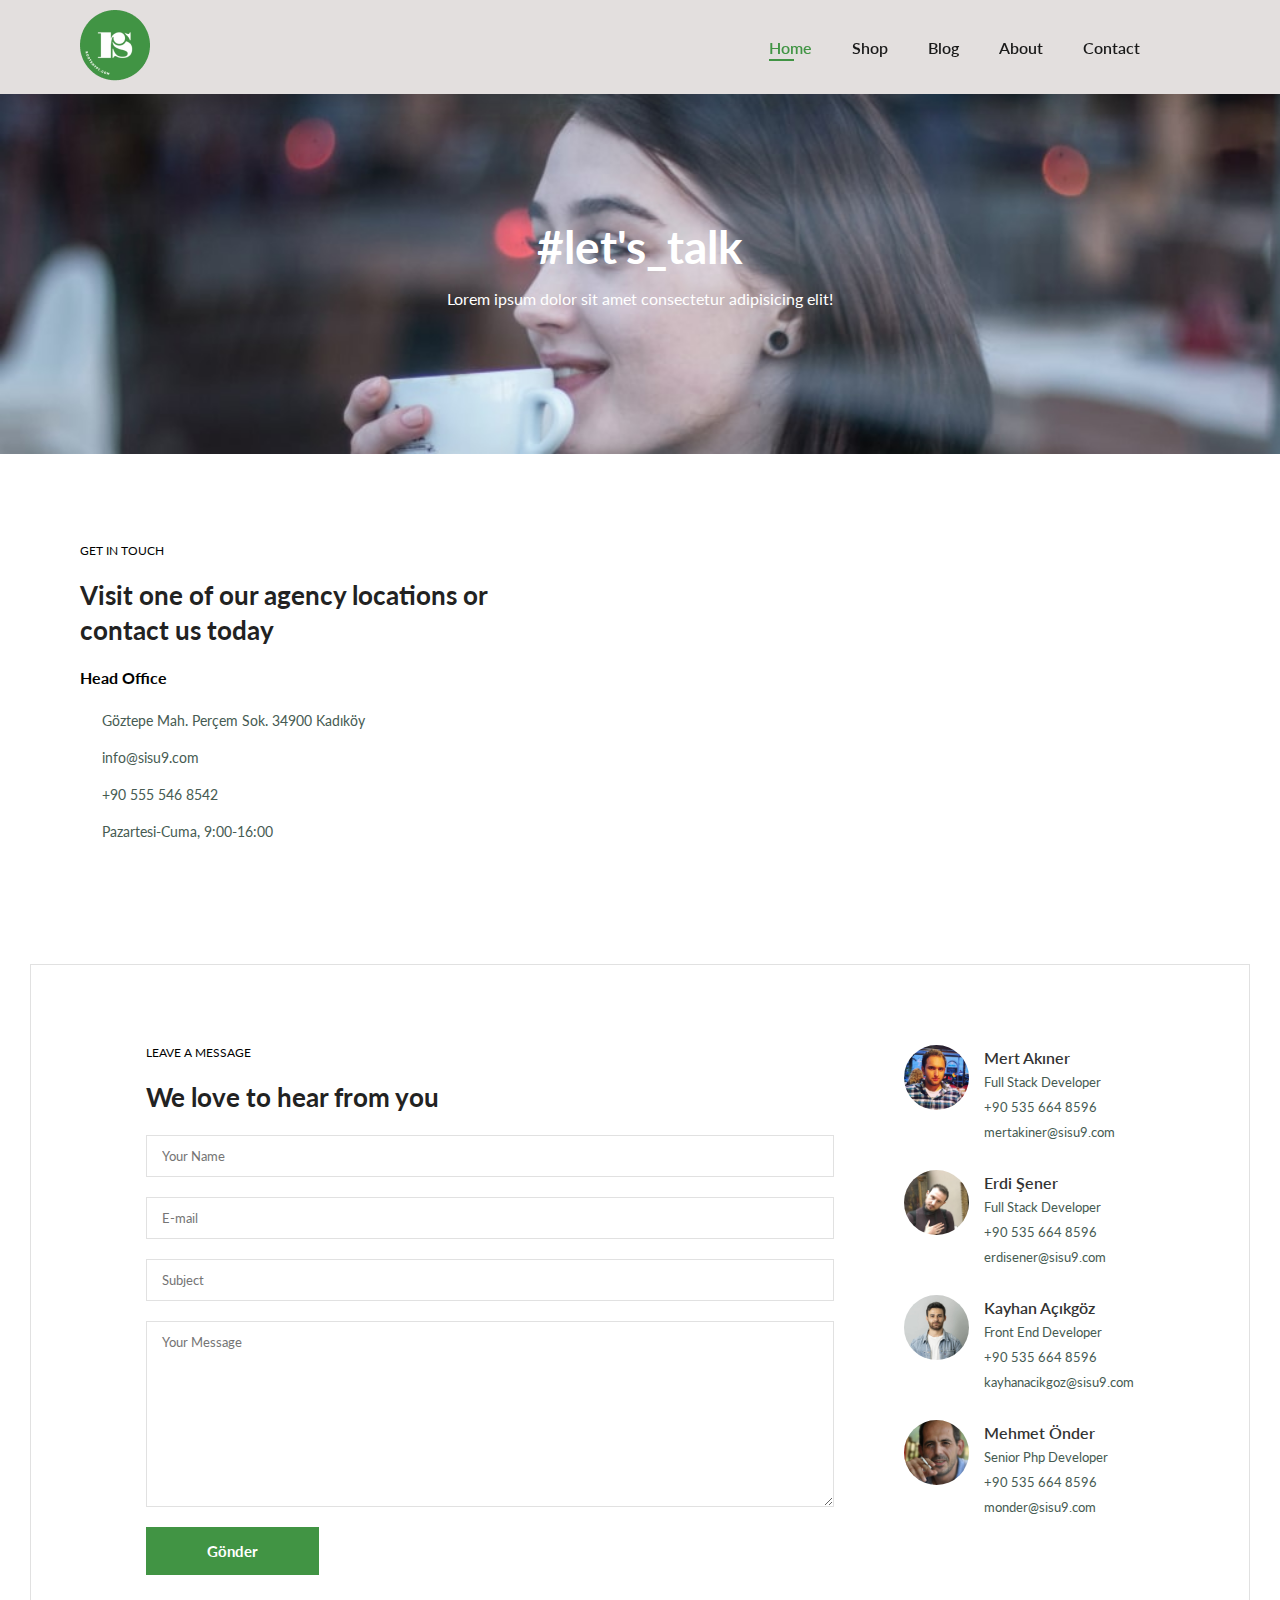
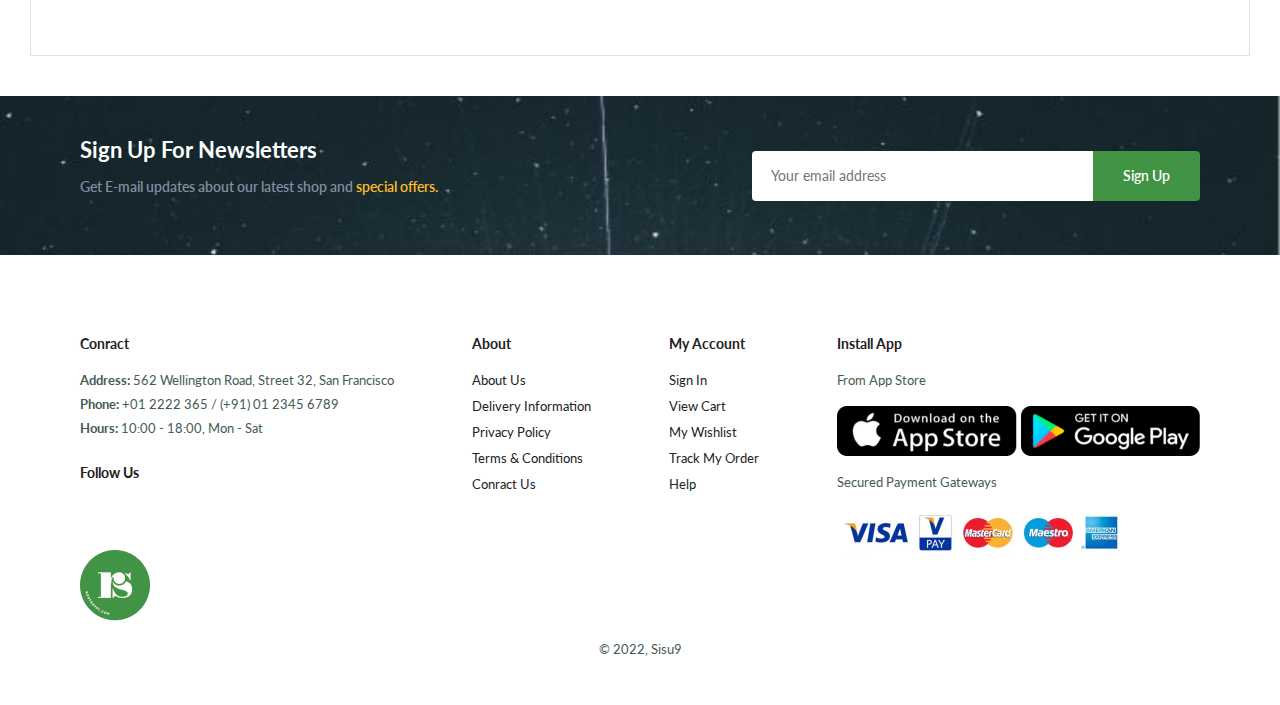
<file: contact.html>
<!DOCTYPE html>
<html>
<head>
    <meta charset="UTF-8">
    <meta http-equiv="X-UA-Compatible" content="IE=edge">
    <meta name="viewport" content="width=device-width, initial-scale=1.0">
    <title>Shopping Website</title>
    <!-- google fonts -->
    <link href="https://fonts.googleapis.com/css2?family=Lato:wght@300;400;700;900&family=Playfair+Display:wght@400;500;600;700;800;900&display=swap" rel="stylesheet">
    <!-- font awesome -->
    <link rel="stylesheet" href="https://cdnjs.cloudflare.com/ajax/libs/font-awesome/6.0.0-beta3/css/all.min.css" integrity="sha512-Fo3rlrZj/k7ujTnHg4CGR2D7kSs0v4LLanw2qksYuRlEzO+tcaEPQogQ0KaoGN26/zrn20ImR1DfuLWnOo7aBA==" crossorigin="anonymous" referrerpolicy="no-referrer" />
    <!-- my style css -->
    <link rel="stylesheet" href="main.css">
</head>
<body>
    <section id="header">
        <a href="index.html"><img src="assets/logo.png" class="logo" alt=""></a>

        <div>
            <ul class="" id="navbar">
                <li><a class="active" href="index.html">Home</a></li>
                <li><a href="shop.html">Shop</a></li>
                <li><a href="blog.html">Blog</a></li>
                <li><a href="about.html">About</a></li>
                <li><a href="contact.html">Contact</a></li>
                <li id="lg-bag"><a href="cart.html"><i class="fas fa-shopping-cart"></i></a></li>
                <a href="#" id="close"><i class="fas fa-times"></i></a>
            </ul>
        </div>
        <div id="mobile">
            <a href="cart.html"><i class="fas fa-shopping-cart"></i></a>
            <i id="bar" class="fas fa-bars"></i>
        </div>
    </section>

    <section id="page-header" class="contact-header">
        <h2>#let's_talk</h2>
        <p>Lorem ipsum dolor sit amet consectetur adipisicing elit!</p>
    </section>

    <section id="contact-details" class="section-p1">
        <div class="details">
            <span>GET IN TOUCH</span>
            <h2>Visit one of our agency locations or contact us today</h2>
            <h3>Head Office</h3>
            <div>
                <li>
                    <i class="fas fa-map"></i>
                    <p>Göztepe Mah. Perçem Sok. 34900 Kadıköy</p>
                </li>
                <li>
                    <i class="fas fa-envelope"></i>
                    <p>info@sisu9.com</p>
                </li>
                <li>
                    <i class="fas fa-phone-alt"></i>
                    <p>+90 555 546 8542</p>
                </li>
                <li>
                    <i class="fas fa-clock"></i>
                    <p>Pazartesi-Cuma, 9:00-16:00</p>
                </li>
            </div>
        </div>
        <div class="map">
            <iframe src="https://www.google.com/maps/embed?pb=!1m18!1m12!1m3!1d3050.6757543693598!2d26.433600115387105!3d40.12722887939984!2m3!1f0!2f0!3f0!3m2!1i1024!2i768!4f13.1!3m3!1m2!1s0x14b1074232ad339d%3A0x135680859f268aeb!2s%C3%87anakkale%20Teknopark%20Teknoloji%20Geli%C5%9Ftirme%20B%C3%B6lgesi%20A.%C5%9E.!5e0!3m2!1str!2str!4v1642624752004!5m2!1str!2str" width="600" height="450" style="border:0;" allowfullscreen="" loading="lazy"></iframe>
        </div>
    </section>

    <section id="form-details" class="section-p1">
        <form action="">
            <span>LEAVE A MESSAGE</span>
            <h2>We love to hear from you</h2>
            <input type="text" placeholder="Your Name">
            <input type="text" placeholder="E-mail">
            <input type="text" placeholder="Subject">
            <textarea name="" id="" cols="30" rows="10" placeholder="Your Message"></textarea>
            <button class="">Gönder</button>
        </form>
        <div class="people">
            <div>
                <img src="../assets/people1.jpg" alt="">
                <p><span>Mert Akıner</span>Full Stack Developer 
                <br> +90 535 664 8596 <br>mertakiner@sisu9.com</p>
            </div>
            <div>
                <img src="../assets/people2.jpg" alt="">
                <p><span>Erdi Şener</span>Full Stack Developer 
                <br> +90 535 664 8596 <br>erdisener@sisu9.com</p>
            </div>
            <div>
                <img src="../assets/people3.jpg" alt="">
                <p><span>Kayhan Açıkgöz</span>Front End Developer 
                <br> +90 535 664 8596 <br>kayhanacikgoz@sisu9.com</p>
            </div>
            <div>
                <img src="../assets/people4.jpg" alt="">
                <p><span>Mehmet Önder</span>Senior Php Developer 
                <br> +90 535 664 8596 <br>monder@sisu9.com</p>
            </div>
        </div>
    </section>

    <section id="newsletter" class="section-p1 section-m1">
        <div class="newstext">
            <h4>Sign Up For Newsletters</h4>
            <p>Get E-mail updates about our latest shop and <span>special offers.</span></p>
        </div>
        <div class="form">
            <input type="text" placeholder="Your email address">
            <button class="normal">Sign Up</button>
        </div>
    </section>

    <footer class="section-p1">
        <div class="col">
            <h4>Conract</h4>
            <p><strong>Address: </strong> 562 Wellington Road, Street 32, San Francisco</p>
            <p><strong>Phone: </strong> +01 2222 365 / (+91) 01 2345 6789</p>
            <p><strong>Hours: </strong> 10:00 - 18:00, Mon - Sat</p>
            <div class="follow">
                <h4>Follow Us</h4>
                <div class="icon">
                    <i class="fab fa-facebook-f"></i>
                    <i class="fab fa-twitter"></i>
                    <i class="fab fa-instagram"></i>
                    <i class="fab fa-pinterest-p"></i>
                    <i class="fab fa-youtube"></i>
                </div>
            </div>
            <img class="logo" src="./assets/logo.png" alt="">
        </div>
        <div class="col">
            <h4>About</h4>
            <a href="#">About Us</a>
            <a href="#">Delivery Information</a>
            <a href="#">Privacy Policy</a>
            <a href="#">Terms & Conditions</a>
            <a href="#">Conract Us</a>
        </div>
        <div class="col">
            <h4>My Account</h4>
            <a href="#">Sign In</a>
            <a href="#">View Cart</a>
            <a href="#">My Wishlist</a>
            <a href="#">Track My Order</a>
            <a href="#">Help</a>
        </div>
        <div class="col install">
            <h4>Install App</h4>
            <p>From App Store</p>
            <div class="row">
                <img src="./assets/app.png" alt="">
                <img src="./assets/play.png" alt="">
            </div>
            <p>Secured Payment Gateways</p>
            <img src="./assets/payment.png" alt="">
        </div>
        <div class="copyright">
            <p>© 2022, Sisu9</p>
        </div>
    </footer>

    <script src="main.js"></script>
</body>
</html>
</file>
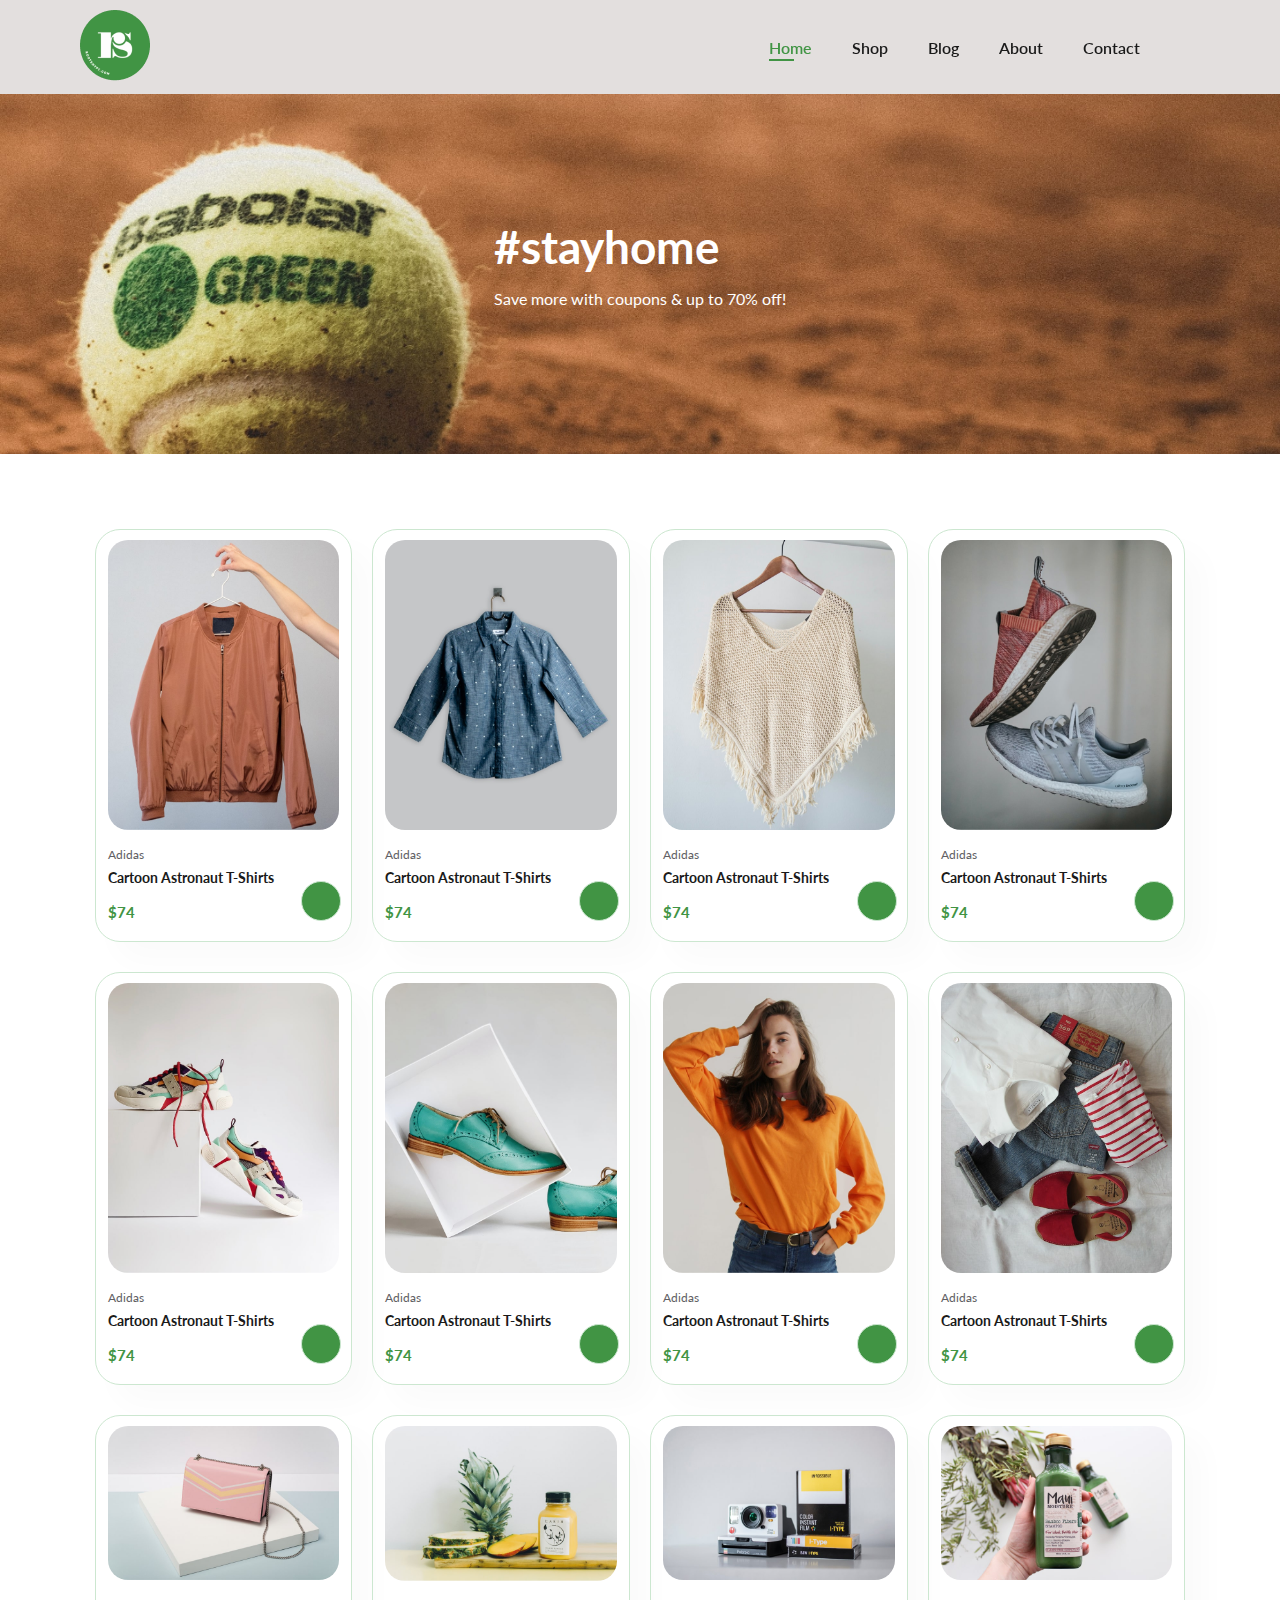
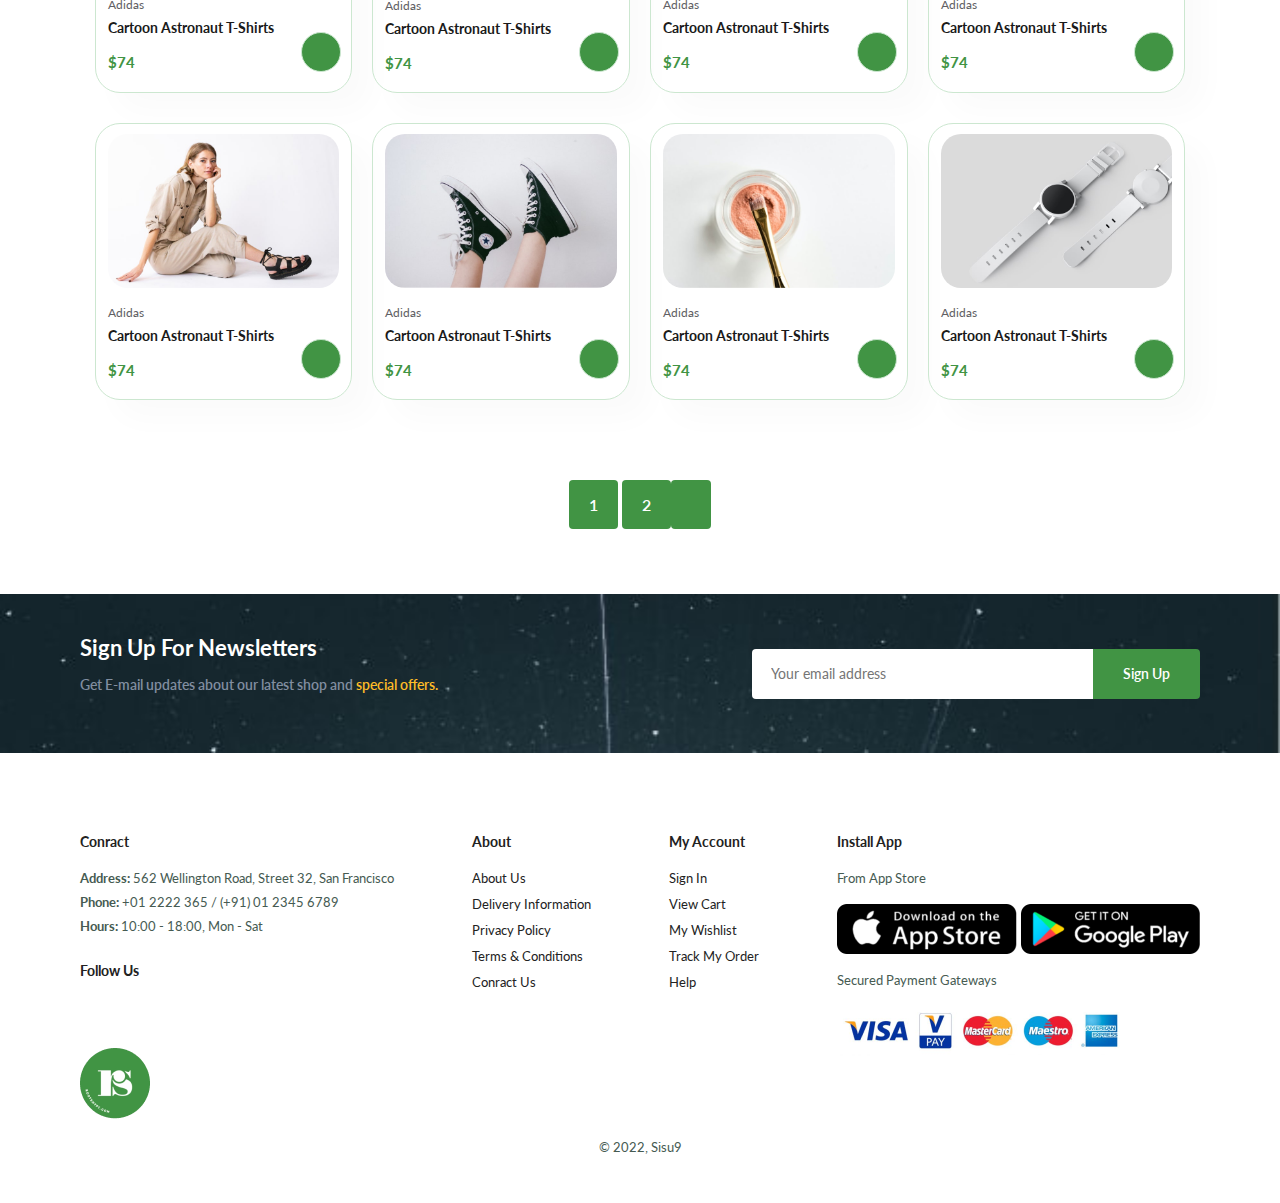
<file: shop.html>
<!DOCTYPE html>
<html>
<head>
    <meta charset="UTF-8">
    <meta http-equiv="X-UA-Compatible" content="IE=edge">
    <meta name="viewport" content="width=device-width, initial-scale=1.0">
    <title>Shopping Website</title>
    <!-- google fonts -->
    <link href="https://fonts.googleapis.com/css2?family=Lato:wght@300;400;700;900&family=Playfair+Display:wght@400;500;600;700;800;900&display=swap" rel="stylesheet">
    <!-- font awesome -->
    <link rel="stylesheet" href="https://cdnjs.cloudflare.com/ajax/libs/font-awesome/6.0.0-beta3/css/all.min.css" integrity="sha512-Fo3rlrZj/k7ujTnHg4CGR2D7kSs0v4LLanw2qksYuRlEzO+tcaEPQogQ0KaoGN26/zrn20ImR1DfuLWnOo7aBA==" crossorigin="anonymous" referrerpolicy="no-referrer" />
    <!-- my style css -->
    <link rel="stylesheet" href="main.css">
</head>
<body>
    <section id="header">
        <a href="index.html"><img src="assets/logo.png" class="logo" alt=""></a>

        <div>
            <ul class="" id="navbar">
                <li><a class="active" href="index.html">Home</a></li>
                <li><a href="shop.html">Shop</a></li>
                <li><a href="blog.html">Blog</a></li>
                <li><a href="about.html">About</a></li>
                <li><a href="contact.html">Contact</a></li>
                <li id="lg-bag"><a href="cart.html"><i class="fas fa-shopping-cart"></i></a></li>
                <a href="#" id="close"><i class="fas fa-times"></i></a>
            </ul>
        </div>
        <div id="mobile">
            <a href="cart.html"><i class="fas fa-shopping-cart"></i></a>
            <i id="bar" class="fas fa-bars"></i>
        </div>
    </section>

    <section id="page-header">
        <div class="hero-content">
            <h2>#stayhome</h2>
            <p>Save more with coupons & up to 70% off!</p>
        </div>
    </section>

    <section id="product1" class="section-p1">
        <div class="pro-container">
            <div class="pro" onclick="window.location.href='sproduct.html';">
                <img src="./assets/p1.jpg" alt="">
                <div class="des">
                    <span>Adidas</span>
                    <h5>Cartoon Astronaut T-Shirts</h5>
                    <div class="star">
                        <i class="fas fa-star"></i>
                        <i class="fas fa-star"></i>
                        <i class="fas fa-star"></i>
                        <i class="fas fa-star"></i>
                        <i class="fas fa-star"></i>
                    </div>
                    <h4>$74</h4>
                </div>
                <a href="#" class="cart-shop"><i class="fas fa-shopping-cart"></i></a>
            </div>
            <div class="pro" onclick="window.location.href='sproduct.html';">
                <img src="./assets/p2.jpg" alt="">
                <div class="des">
                    <span>Adidas</span>
                    <h5>Cartoon Astronaut T-Shirts</h5>
                    <div class="star">
                        <i class="fas fa-star"></i>
                        <i class="fas fa-star"></i>
                        <i class="fas fa-star"></i>
                        <i class="fas fa-star"></i>
                        <i class="fas fa-star"></i>
                    </div>
                    <h4>$74</h4>
                </div>
                <a href="#" class="cart-shop"><i class="fas fa-shopping-cart"></i></a>
            </div>
            <div class="pro" onclick="window.location.href='sproduct.html';">
                <img src="./assets/p3.jpg" alt="">
                <div class="des">
                    <span>Adidas</span>
                    <h5>Cartoon Astronaut T-Shirts</h5>
                    <div class="star">
                        <i class="fas fa-star"></i>
                        <i class="fas fa-star"></i>
                        <i class="fas fa-star"></i>
                        <i class="fas fa-star"></i>
                        <i class="fas fa-star"></i>
                    </div>
                    <h4>$74</h4>
                </div>
                <a href="#" class="cart-shop"><i class="fas fa-shopping-cart"></i></a>
            </div>
            <div class="pro" onclick="window.location.href='sproduct.html';">
                <img src="./assets/p4.jpg" alt="">
                <div class="des">
                    <span>Adidas</span>
                    <h5>Cartoon Astronaut T-Shirts</h5>
                    <div class="star">
                        <i class="fas fa-star"></i>
                        <i class="fas fa-star"></i>
                        <i class="fas fa-star"></i>
                        <i class="fas fa-star"></i>
                        <i class="fas fa-star"></i>
                    </div>
                    <h4>$74</h4>
                </div>
                <a href="#" class="cart-shop"><i class="fas fa-shopping-cart"></i></a>
            </div>
            <div class="pro" onclick="window.location.href='sproduct.html';">
                <img src="./assets/p5.jpg" alt="">
                <div class="des">
                    <span>Adidas</span>
                    <h5>Cartoon Astronaut T-Shirts</h5>
                    <div class="star">
                        <i class="fas fa-star"></i>
                        <i class="fas fa-star"></i>
                        <i class="fas fa-star"></i>
                        <i class="fas fa-star"></i>
                        <i class="fas fa-star"></i>
                    </div>
                    <h4>$74</h4>
                </div>
                <a href="#" class="cart-shop"><i class="fas fa-shopping-cart"></i></a>
            </div>
            <div class="pro" onclick="window.location.href='sproduct.html';">
                <img src="./assets/p6.jpg" alt="">
                <div class="des">
                    <span>Adidas</span>
                    <h5>Cartoon Astronaut T-Shirts</h5>
                    <div class="star">
                        <i class="fas fa-star"></i>
                        <i class="fas fa-star"></i>
                        <i class="fas fa-star"></i>
                        <i class="fas fa-star"></i>
                        <i class="fas fa-star"></i>
                    </div>
                    <h4>$74</h4>
                </div>
                <a href="#" class="cart-shop"><i class="fas fa-shopping-cart"></i></a>
            </div>
            <div class="pro" onclick="window.location.href='sproduct.html';">
                <img src="./assets/p7.jpg" alt="">
                <div class="des">
                    <span>Adidas</span>
                    <h5>Cartoon Astronaut T-Shirts</h5>
                    <div class="star">
                        <i class="fas fa-star"></i>
                        <i class="fas fa-star"></i>
                        <i class="fas fa-star"></i>
                        <i class="fas fa-star"></i>
                        <i class="fas fa-star"></i>
                    </div>
                    <h4>$74</h4>
                </div>
                <a href="#" class="cart-shop"><i class="fas fa-shopping-cart"></i></a>
            </div>
            <div class="pro" onclick="window.location.href='sproduct.html';">
                <img src="./assets/p8.jpg" alt="">
                <div class="des">
                    <span>Adidas</span>
                    <h5>Cartoon Astronaut T-Shirts</h5>
                    <div class="star">
                        <i class="fas fa-star"></i>
                        <i class="fas fa-star"></i>
                        <i class="fas fa-star"></i>
                        <i class="fas fa-star"></i>
                        <i class="fas fa-star"></i>
                    </div>
                    <h4>$74</h4>
                </div>
                <a href="#" class="cart-shop"><i class="fas fa-shopping-cart"></i></a>
            </div>
            <div class="pro" onclick="window.location.href='sproduct.html';">
                <img src="./assets/ph1.jpg" alt="">
                <div class="des">
                    <span>Adidas</span>
                    <h5>Cartoon Astronaut T-Shirts</h5>
                    <div class="star">
                        <i class="fas fa-star"></i>
                        <i class="fas fa-star"></i>
                        <i class="fas fa-star"></i>
                        <i class="fas fa-star"></i>
                        <i class="fas fa-star"></i>
                    </div>
                    <h4>$74</h4>
                </div>
                <a href="#" class="cart-shop"><i class="fas fa-shopping-cart"></i></a>
            </div>
            <div class="pro" onclick="window.location.href='sproduct.html';">
                <img src="./assets/ph2.jpg" alt="">
                <div class="des">
                    <span>Adidas</span>
                    <h5>Cartoon Astronaut T-Shirts</h5>
                    <div class="star">
                        <i class="fas fa-star"></i>
                        <i class="fas fa-star"></i>
                        <i class="fas fa-star"></i>
                        <i class="fas fa-star"></i>
                        <i class="fas fa-star"></i>
                    </div>
                    <h4>$74</h4>
                </div>
                <a href="#" class="cart-shop"><i class="fas fa-shopping-cart"></i></a>
            </div>
            <div class="pro" onclick="window.location.href='sproduct.html';">
                <img src="./assets/ph3.jpg" alt="">
                <div class="des">
                    <span>Adidas</span>
                    <h5>Cartoon Astronaut T-Shirts</h5>
                    <div class="star">
                        <i class="fas fa-star"></i>
                        <i class="fas fa-star"></i>
                        <i class="fas fa-star"></i>
                        <i class="fas fa-star"></i>
                        <i class="fas fa-star"></i>
                    </div>
                    <h4>$74</h4>
                </div>
                <a href="#" class="cart-shop"><i class="fas fa-shopping-cart"></i></a>
            </div>
            <div class="pro" onclick="window.location.href='sproduct.html';">
                <img src="./assets/ph4.jpg" alt="">
                <div class="des">
                    <span>Adidas</span>
                    <h5>Cartoon Astronaut T-Shirts</h5>
                    <div class="star">
                        <i class="fas fa-star"></i>
                        <i class="fas fa-star"></i>
                        <i class="fas fa-star"></i>
                        <i class="fas fa-star"></i>
                        <i class="fas fa-star"></i>
                    </div>
                    <h4>$74</h4>
                </div>
                <a href="#" class="cart-shop"><i class="fas fa-shopping-cart"></i></a>
            </div>
            <div class="pro" onclick="window.location.href='sproduct.html';">
                <img src="./assets/ph5.jpg" alt="">
                <div class="des">
                    <span>Adidas</span>
                    <h5>Cartoon Astronaut T-Shirts</h5>
                    <div class="star">
                        <i class="fas fa-star"></i>
                        <i class="fas fa-star"></i>
                        <i class="fas fa-star"></i>
                        <i class="fas fa-star"></i>
                        <i class="fas fa-star"></i>
                    </div>
                    <h4>$74</h4>
                </div>
                <a href="#" class="cart-shop"><i class="fas fa-shopping-cart"></i></a>
            </div>
            <div class="pro" onclick="window.location.href='sproduct.html';">
                <img src="./assets/ph6.jpg" alt="">
                <div class="des">
                    <span>Adidas</span>
                    <h5>Cartoon Astronaut T-Shirts</h5>
                    <div class="star">
                        <i class="fas fa-star"></i>
                        <i class="fas fa-star"></i>
                        <i class="fas fa-star"></i>
                        <i class="fas fa-star"></i>
                        <i class="fas fa-star"></i>
                    </div>
                    <h4>$74</h4>
                </div>
                <a href="#" class="cart-shop"><i class="fas fa-shopping-cart"></i></a>
            </div>
            <div class="pro" onclick="window.location.href='sproduct.html';">
                <img src="./assets/ph7.jpg" alt="">
                <div class="des">
                    <span>Adidas</span>
                    <h5>Cartoon Astronaut T-Shirts</h5>
                    <div class="star">
                        <i class="fas fa-star"></i>
                        <i class="fas fa-star"></i>
                        <i class="fas fa-star"></i>
                        <i class="fas fa-star"></i>
                        <i class="fas fa-star"></i>
                    </div>
                    <h4>$74</h4>
                </div>
                <a href="#" class="cart-shop"><i class="fas fa-shopping-cart"></i></a>
            </div>
            <div class="pro" onclick="window.location.href='sproduct.html';">
                <img src="./assets/ph8.jpg" alt="">
                <div class="des">
                    <span>Adidas</span>
                    <h5>Cartoon Astronaut T-Shirts</h5>
                    <div class="star">
                        <i class="fas fa-star"></i>
                        <i class="fas fa-star"></i>
                        <i class="fas fa-star"></i>
                        <i class="fas fa-star"></i>
                        <i class="fas fa-star"></i>
                    </div>
                    <h4>$74</h4>
                </div>
                <a href="#" class="cart-shop"><i class="fas fa-shopping-cart"></i></a>
            </div>
        </div>
    </section>

    <section id="pagination" class="section-p1">
        <a href="#">1</a>
        <a href="#">2</a>
        <a href="#"><i class="fas fa-long-arrow-alt-right"></i></a>
    </section>

    <section id="newsletter" class="section-p1 section-m1">
        <div class="newstext">
            <h4>Sign Up For Newsletters</h4>
            <p>Get E-mail updates about our latest shop and <span>special offers.</span></p>
        </div>
        <div class="form">
            <input type="text" placeholder="Your email address">
            <button class="normal">Sign Up</button>
        </div>
    </section>

    <footer class="section-p1">
        <div class="col">
            <h4>Conract</h4>
            <p><strong>Address: </strong> 562 Wellington Road, Street 32, San Francisco</p>
            <p><strong>Phone: </strong> +01 2222 365 / (+91) 01 2345 6789</p>
            <p><strong>Hours: </strong> 10:00 - 18:00, Mon - Sat</p>
            <div class="follow">
                <h4>Follow Us</h4>
                <div class="icon">
                    <i class="fab fa-facebook-f"></i>
                    <i class="fab fa-twitter"></i>
                    <i class="fab fa-instagram"></i>
                    <i class="fab fa-pinterest-p"></i>
                    <i class="fab fa-youtube"></i>
                </div>
            </div>
            <img class="logo" src="./assets/logo.png" alt="">
        </div>
        <div class="col">
            <h4>About</h4>
            <a href="#">About Us</a>
            <a href="#">Delivery Information</a>
            <a href="#">Privacy Policy</a>
            <a href="#">Terms & Conditions</a>
            <a href="#">Conract Us</a>
        </div>
        <div class="col">
            <h4>My Account</h4>
            <a href="#">Sign In</a>
            <a href="#">View Cart</a>
            <a href="#">My Wishlist</a>
            <a href="#">Track My Order</a>
            <a href="#">Help</a>
        </div>
        <div class="col install">
            <h4>Install App</h4>
            <p>From App Store</p>
            <div class="row">
                <img src="./assets/app.png" alt="">
                <img src="./assets/play.png" alt="">
            </div>
            <p>Secured Payment Gateways</p>
            <img src="./assets/payment.png" alt="">
        </div>
        <div class="copyright">
            <p>© 2022, Sisu9</p>
        </div>
    </footer>

    <script src="main.js"></script>
</body>
</html>
</file>
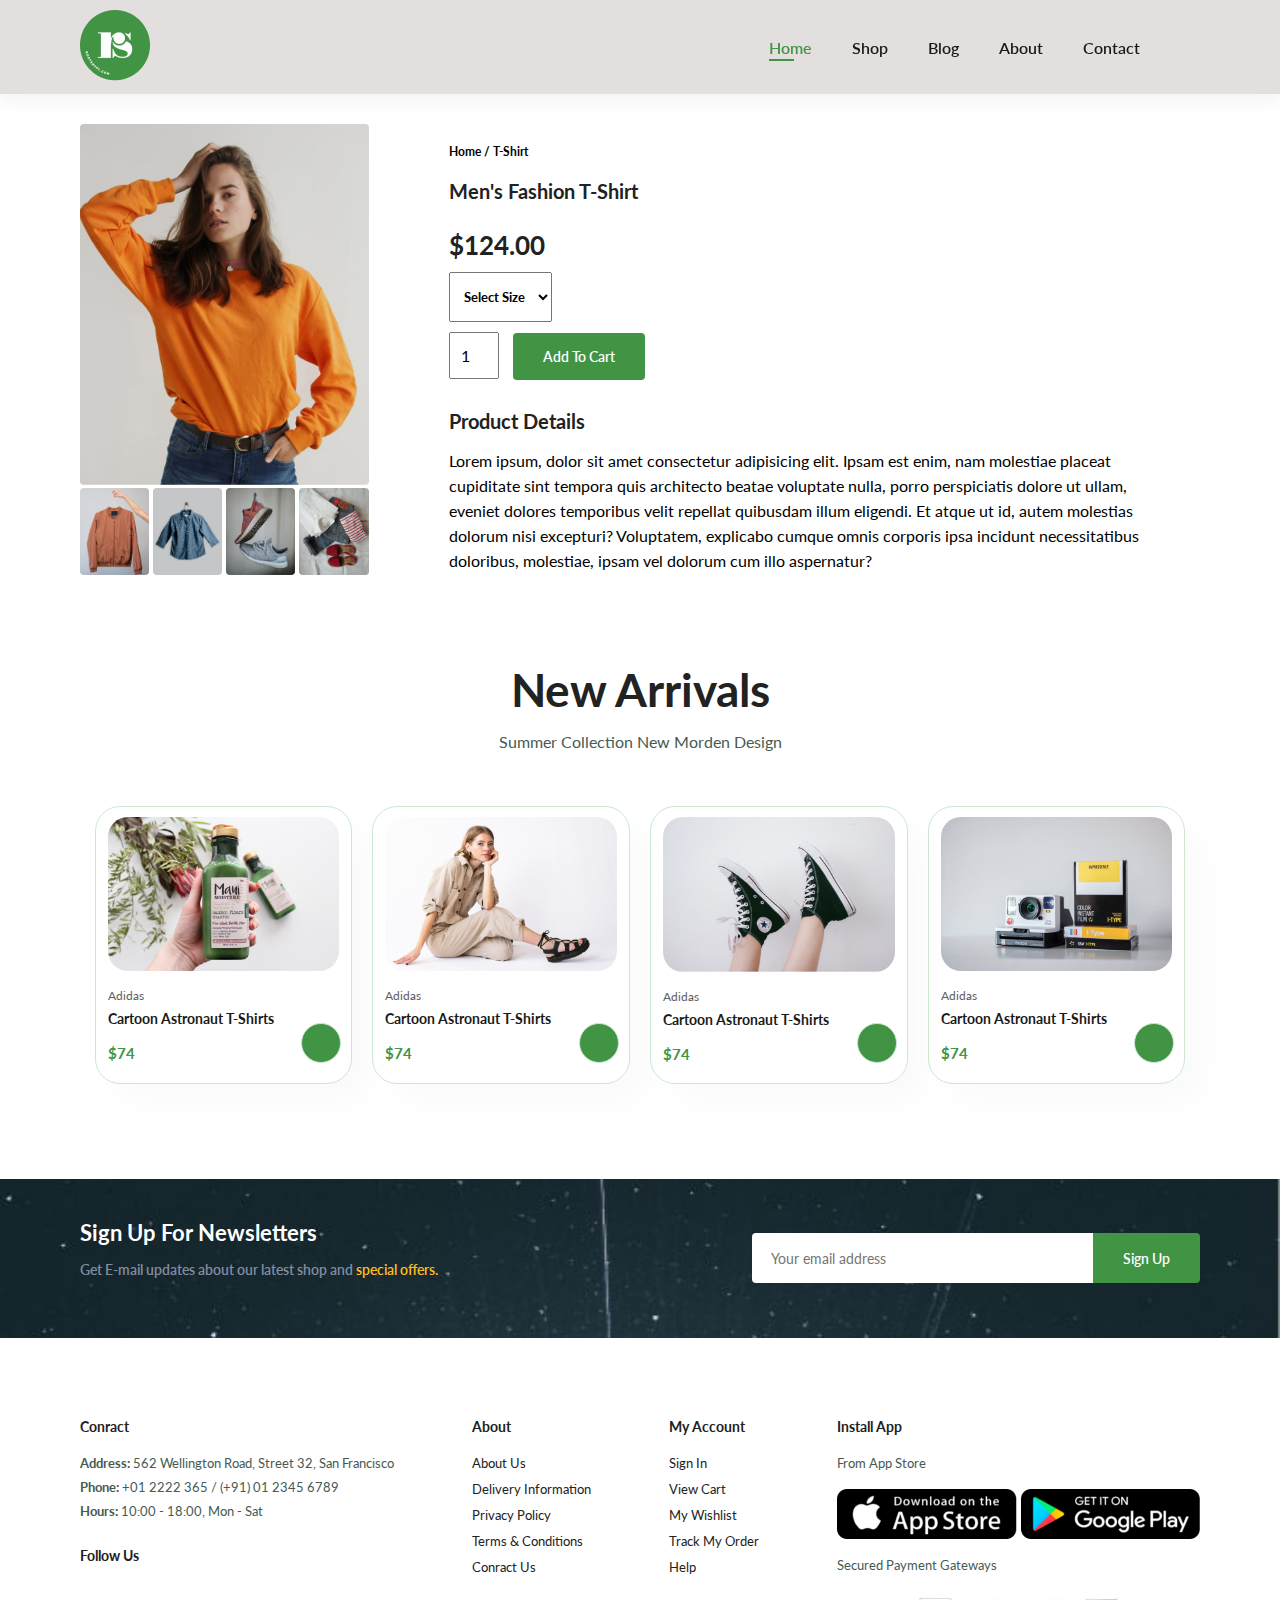
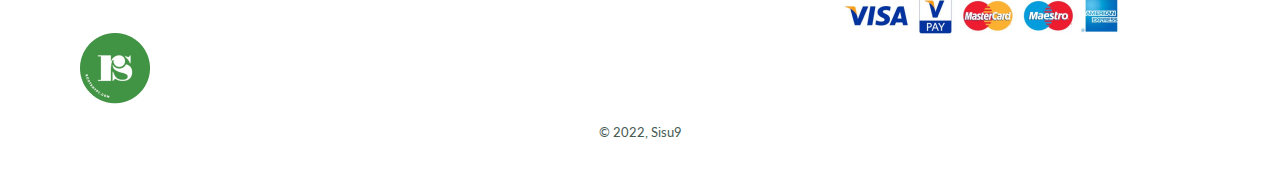
<file: sproduct.html>
<!DOCTYPE html>
<html>
<head>
    <meta charset="UTF-8">
    <meta http-equiv="X-UA-Compatible" content="IE=edge">
    <meta name="viewport" content="width=device-width, initial-scale=1.0">
    <title>Shopping Website</title>
    <!-- google fonts -->
    <link href="https://fonts.googleapis.com/css2?family=Lato:wght@300;400;700;900&family=Playfair+Display:wght@400;500;600;700;800;900&display=swap" rel="stylesheet">
    <!-- font awesome -->
    <link rel="stylesheet" href="https://cdnjs.cloudflare.com/ajax/libs/font-awesome/6.0.0-beta3/css/all.min.css" integrity="sha512-Fo3rlrZj/k7ujTnHg4CGR2D7kSs0v4LLanw2qksYuRlEzO+tcaEPQogQ0KaoGN26/zrn20ImR1DfuLWnOo7aBA==" crossorigin="anonymous" referrerpolicy="no-referrer" />
    <!-- my style css -->
    <link rel="stylesheet" href="main.css">
</head>
<body>
    <section id="header">
        <a href="index.html"><img src="assets/logo.png" class="logo" alt=""></a>

        <div>
            <ul class="" id="navbar">
                <li><a class="active" href="index.html">Home</a></li>
                <li><a href="shop.html">Shop</a></li>
                <li><a href="blog.html">Blog</a></li>
                <li><a href="about.html">About</a></li>
                <li><a href="contact.html">Contact</a></li>
                <li id="lg-bag"><a href="cart.html"><i class="fas fa-shopping-cart"></i></a></li>
                <a href="#" id="close"><i class="fas fa-times"></i></a>
            </ul>
        </div>
        <div id="mobile">
            <a href="cart.html"><i class="fas fa-shopping-cart"></i></a>
            <i id="bar" class="fas fa-bars"></i>
        </div>
    </section>

    <section id="prodetails" class="section-p1">
        <div class="single-pro-image">
            <img src="./assets/p7.jpg" alt="" id="MainImg" width="100%">
            <div class="small-img-group">
                <div class="small-img-col">
                    <img src="./assets/p1.jpg" width="100%" class="small-img" alt="">
                </div>
                <div class="small-img-col">
                    <img src="./assets/p2.jpg" width="100%" class="small-img" alt="">
                </div>
                <div class="small-img-col">
                    <img src="./assets/p4.jpg" width="100%" class="small-img" alt="">
                </div>
                <div class="small-img-col">
                    <img src="./assets/p8.jpg" width="100%" class="small-img" alt="">
                </div>
            </div>
        </div>
        <div class="single-pro-details">
            <h6>Home / T-Shirt</h6>
            <h4>Men's Fashion T-Shirt</h4>
            <h2>$124.00</h2>
            <select name="" id="">
                <option value="">Select Size</option>
                <option value="">XXL</option>
                <option value="">XL</option>
                <option value="">LARGE</option>
                <option value="">MEDIUM</option>
                <option value="">SMALL</option>
            </select>
            <input type="number" value="1">
            <button class="normal">Add To Cart</button>
            <h4>Product Details</h4>
            <span>Lorem ipsum, dolor sit amet consectetur 
                adipisicing elit. Ipsam est enim, nam molestiae 
                placeat cupiditate sint tempora quis architecto 
                beatae voluptate nulla, porro perspiciatis dolore 
                ut ullam, eveniet dolores temporibus velit repellat 
                quibusdam illum eligendi. Et atque ut id, autem 
                molestias dolorum nisi excepturi? Voluptatem, 
                explicabo cumque omnis corporis ipsa incidunt 
                necessitatibus doloribus, molestiae, ipsam vel 
                dolorum cum illo aspernatur?</span>
        </div>
    </section>

    <section id="product1" class="section-p1">
        <h2>New Arrivals</h2>
        <p>Summer Collection New Morden Design</p>
        <div class="pro-container">
            <div class="pro">
                <img src="./assets/ph4.jpg" alt="">
                <div class="des">
                    <span>Adidas</span>
                    <h5>Cartoon Astronaut T-Shirts</h5>
                    <div class="star">
                        <i class="fas fa-star"></i>
                        <i class="fas fa-star"></i>
                        <i class="fas fa-star"></i>
                        <i class="fas fa-star"></i>
                        <i class="fas fa-star"></i>
                    </div>
                    <h4>$74</h4>
                </div>
                <a href="#" class="cart-shop"><i class="fas fa-shopping-cart"></i></a>
            </div>
            <div class="pro">
                <img src="./assets/ph5.jpg" alt="">
                <div class="des">
                    <span>Adidas</span>
                    <h5>Cartoon Astronaut T-Shirts</h5>
                    <div class="star">
                        <i class="fas fa-star"></i>
                        <i class="fas fa-star"></i>
                        <i class="fas fa-star"></i>
                        <i class="fas fa-star"></i>
                        <i class="fas fa-star"></i>
                    </div>
                    <h4>$74</h4>
                </div>
                <a href="#" class="cart-shop"><i class="fas fa-shopping-cart"></i></a>
            </div>
            <div class="pro">
                <img src="./assets/ph6.jpg" alt="">
                <div class="des">
                    <span>Adidas</span>
                    <h5>Cartoon Astronaut T-Shirts</h5>
                    <div class="star">
                        <i class="fas fa-star"></i>
                        <i class="fas fa-star"></i>
                        <i class="fas fa-star"></i>
                        <i class="fas fa-star"></i>
                        <i class="fas fa-star"></i>
                    </div>
                    <h4>$74</h4>
                </div>
                <a href="#" class="cart-shop"><i class="fas fa-shopping-cart"></i></a>
            </div>
            <div class="pro">
                <img src="./assets/ph3.jpg" alt="">
                <div class="des">
                    <span>Adidas</span>
                    <h5>Cartoon Astronaut T-Shirts</h5>
                    <div class="star">
                        <i class="fas fa-star"></i>
                        <i class="fas fa-star"></i>
                        <i class="fas fa-star"></i>
                        <i class="fas fa-star"></i>
                        <i class="fas fa-star"></i>
                    </div>
                    <h4>$74</h4>
                </div>
                <a href="#" class="cart-shop"><i class="fas fa-shopping-cart"></i></a>
            </div>
            
        </div>
    </section>

    <section id="newsletter" class="section-p1 section-m1">
        <div class="newstext">
            <h4>Sign Up For Newsletters</h4>
            <p>Get E-mail updates about our latest shop and <span>special offers.</span></p>
        </div>
        <div class="form">
            <input type="text" placeholder="Your email address">
            <button class="normal">Sign Up</button>
        </div>
    </section>

    <footer class="section-p1">
        <div class="col">
            <h4>Conract</h4>
            <p><strong>Address: </strong> 562 Wellington Road, Street 32, San Francisco</p>
            <p><strong>Phone: </strong> +01 2222 365 / (+91) 01 2345 6789</p>
            <p><strong>Hours: </strong> 10:00 - 18:00, Mon - Sat</p>
            <div class="follow">
                <h4>Follow Us</h4>
                <div class="icon">
                    <i class="fab fa-facebook-f"></i>
                    <i class="fab fa-twitter"></i>
                    <i class="fab fa-instagram"></i>
                    <i class="fab fa-pinterest-p"></i>
                    <i class="fab fa-youtube"></i>
                </div>
            </div>
            <img class="logo" src="./assets/logo.png" alt="">
        </div>
        <div class="col">
            <h4>About</h4>
            <a href="#">About Us</a>
            <a href="#">Delivery Information</a>
            <a href="#">Privacy Policy</a>
            <a href="#">Terms & Conditions</a>
            <a href="#">Conract Us</a>
        </div>
        <div class="col">
            <h4>My Account</h4>
            <a href="#">Sign In</a>
            <a href="#">View Cart</a>
            <a href="#">My Wishlist</a>
            <a href="#">Track My Order</a>
            <a href="#">Help</a>
        </div>
        <div class="col install">
            <h4>Install App</h4>
            <p>From App Store</p>
            <div class="row">
                <img src="./assets/app.png" alt="">
                <img src="./assets/play.png" alt="">
            </div>
            <p>Secured Payment Gateways</p>
            <img src="./assets/payment.png" alt="">
        </div>
        <div class="copyright">
            <p>© 2022, Sisu9</p>
        </div>
    </footer>

    <script>
        var MainImg = document.getElementById("MainImg");
        var smallimg = document.getElementsByClassName("small-img");

        smallimg[0].onclick = function() {
            MainImg.src = smallimg[0].src;
        }
        smallimg[1].onclick = function() {
            MainImg.src = smallimg[1].src;
        }
        smallimg[2].onclick = function() {
            MainImg.src = smallimg[2].src;
        }
        smallimg[3].onclick = function() {
            MainImg.src = smallimg[3].src;
        }
    </script>
    <script src="main.js"></script>
</body>
</html>
</file>
<file: main.css>
:root {
    --primary-color: #419444;

    --transition: 0.3s ease;
}

* {
    margin: 0;
    padding: 0;
    box-sizing: border-box;
    font-family: Lato, 'Segoe UI', Helvetica, Verdana, sans-serif;
    list-style: none;
}
h1 {
    font-size: 50px;
    line-height: 64px;
    color: #222;
}
h2 {
    font-size: 46px;
    line-height: 54px;
    color: #222;
}
h4 {
    font-size: 20px;
    color: #222;
}
h6 {
    font-weight: 700;
    font-size: 12px;
}
p {
    font-size: 16px;
    color: #465b52;
    margin: 15px 0 20px 0;
}
a {
    text-decoration: none;
    color: #1a1a1a;
}
button {
    cursor: pointer;
    font-weight: 700;
    font-size: 15px;
    transition: var(--transition);
}
button.normal {
    font-size: 14px;
    font-weight: 600;
    padding: 15px 30px;
    color: #000;
    background-color: #fff;
    border-radius: 4px;
    border: none;
    outline: none;
    transition: .2s;
}
button.white {
    font-size: 13px;
    font-weight: 600;
    padding: 11px 18px;
    color: #fff;
    background-color: transparent;
    border: 1px solid #fff;
    outline: none;
    transition: .2s;
}
.section-p1 {
    padding: 40px 80px;
}
.section-m1 {
    margin: 40px 0;
}
body {
    width: 100%;
}

/* header */
#header {
    display: flex;
    justify-content: space-between;
    align-items: center;
    padding: 10px 80px;
    background: #e3dfde;
    /*background: #e3e6f3;*/
    box-shadow: 0 5px 20px rgba(0, 0, 0, 0.06);
    z-index: 999;
    position: sticky;
    top: 0;
    left: 0;
}
#navbar {
    display: flex;
    align-items: center;
    justify-content: center;
}
#navbar li {
    padding: 0 20px;
    position: relative;
}
#navbar li a {
    font-size: 16px;
    font-weight: 600;
    transition: var(--transition);
}
#navbar li a:hover,
#navbar li a.active {
    color: var(--primary-color);
}
#navbar li a:hover::after,
#navbar li a.active::after {
    content: "";
    width: 30%;
    height: 2px;
    background: var(--primary-color);
    position: absolute;
    bottom: -4px;
    left: 20px;
}
#mobile {
    display: none;
    align-items: center;
}
#close {
    display: none;
}

/* Home Page */
#hero {
    background-image: url("../assets/banner1.jpg");
    height: 90vh;
    width: 100%;
    background-size: cover;
    background-position: top 25% right 0;
    padding: 0 80px;
    display: flex;
    flex-direction: column;
    align-items: flex-start;
    justify-content: center;
}
#hero .hero-content {
    background-color: rgba(255, 255, 255, .5);
    padding: 3rem;
}
#hero h4 {
    padding-bottom: 15px;
}
#hero p {
    color: #1a1a1a;
    font-weight: 600;
}
#hero h1 {
    color: var(--primary-color);
}
#hero button {
    background-color: var(--primary-color);
    color: #fff;
    border: .5px solid var(--primary-color);
    padding: 14px 80px 14px 80px;
}
#hero button:hover {
    background-color: rgb(253, 85, 46);
    border: .5px solid rgb(253, 85, 46);
}

/* Feature */
#feature {
    display: flex;
    align-items: center;
    justify-content: space-between;
    flex-wrap: wrap;
}
#feature .fe-box {
    width: 180px;
    text-align: center;
    padding: 15px 15px;
    box-shadow: 20px 20px 34px rgba(0, 0, 0, 0.03);
    border: 1px solid #cce7d0;
    border-radius: 4px;
    margin: 15px 0;
}
#feature .fe-box:hover {
    box-shadow: 10px 10px 54px rgba(70,62,221,0.1);
}
#feature .fe-box img {
    max-width: 100%;
    max-height: 50%;
}
#feature h6 {
    display: inline-block;
    margin-top: 10px;
    padding: 9px 8px 6px 8px;
    line-height: 1;
    border-radius: 4px;
    color: var(--primary-color);
    background-color: rgba(218, 190, 182, 0.6);
}

/* Product */
#product1 {
    text-align: center;
}
#product1 .pro-container {
    display: flex;
    justify-content: center;
    padding-top: 20px;
    flex-wrap: wrap;
}
#product1 .pro-container a {
    width: min-content;
}    
#product1 .pro {
    width: 23%;
    min-width: 250px;
    padding: 10px 12px;
    border: 1px solid #cce7d0;
    border-radius: 25px;
    cursor: pointer;
    box-shadow: 20px 20px 30px rgba(0, 0, 0, .02);
    margin: 15px 10px;
    transition: .2s ease;
    position: relative;
}
#product1 .pro:hover {
    box-shadow: 15px 15px 20px rgba(0, 0, 0, .09);
}
#product1 .pro img {
    width: 100%;
    border-radius: 20px;
    transition: var(--transition);
}
#product1 .pro img:hover {
    transform: scale(1.02);
}
#product1 .pro .des {
    text-align: start;
    padding: 10px 0;
}
#product1 .pro .des span {
    color: #606063;
    font-size: 12px;
    transition: var(--transition);
}
#product1 .pro .des span:hover {
    color: var(--primary-color);
    font-weight: 700;
}
#product1 .pro .des h5 {
    padding-top: 7px;
    color: #1a1a1a;
    font-size: 14px;
    margin-bottom: 10px;
    transition: var(--transition);
}
#product1 .pro .des h5:hover {
    color: var(--primary-color);
    font-weight: 700;
}
#product1 .pro .star {
    display: flex;
}
#product1 .pro i {
    font-size: 12px;
    color: rgb(243, 181, 25);
    text-align: start;
}
#product1 .pro h4 {
    padding-top: 7px;
    font-size: 15px;
    font-weight: 700;
    color: var(--primary-color);
    text-align: start;
}
#product1 .pro .cart-shop i {
    display: flex;
    align-items: center;
    justify-content: center;
    width: 40px;
    height: 40px;
    border-radius: 50px;
    background-color: var(--primary-color);
    color: #fff;
    border: 1px solid #cce7d0;
    position: absolute;
    bottom: 20px;
    right: 10px;
    margin: 0 auto;
    padding-right: 2px;
    transition: var(--transition);
}
#product1 .pro .cart-shop i:hover {
    transform: scale(1.1);
}

/* Banner */
#banner {
    display: flex;
    flex-direction: column;
    justify-content: center;
    align-items: center;
    text-align: center;
    background-image: url(../assets/banner2.jpg);
    width: 100%;
    height: 40vh;
    background-size: cover;
    background-position: center;
}
#banner h4 {
    color: #fff;
    font-size: 36px;
    font-weight: 900;
    background-color: rgb(5, 12, 4, .3);
    padding: 5px 15px;
    border-radius: 5px;
}
#banner h2 {
    color: #fff;
    font-size: 42px;
    font-weight: 900;
    background-color: rgb(5, 12, 4, .4);
    padding: 5px 15px;
    border-radius: 5px;
    margin: 20px 0;
}
#banner button:hover {
    background-color: rgb(253, 85, 46);
    color: #fff;
}

/* Sm Banner */
#sm-banner {
    display: flex;
    justify-content: space-between;
    flex-wrap: wrap;
}
#sm-banner .banner-box {
    display: flex;
    flex-direction: column;
    justify-content: center;
    align-items: flex-start;
    text-align: center;
    background-image: url(../assets/banner3.jpg);
    min-width: 49%;
    height: 50vh;
    background-size: cover;
    background-position: center;
    padding: 30px;
}
#sm-banner .banner-box.banner-box2 {
    background-image: url(../assets/banner4.jpg);
}
#sm-banner h4 {
    color: #fff;
    font-size: 20px;
    font-weight: 300;
}
#sm-banner h2 {
    color: #fff;
    font-size: 28px;
    font-weight: 800;
}
#sm-banner span {
    color: #fff;
    font-size: 14px;
    font-weight: 500;
    padding-bottom: 15px;
}
#sm-banner .banner-box:hover button {
    background: var(--primary-color);
    border: 1px solid var(--primary-color);
}

/* Banner 3 */
#banner3 {
    display: flex;
    justify-content: space-between;
    flex-wrap: wrap;
    padding: 0 80px;
}
#banner3 .banner-box {
    display: flex;
    flex-direction: column;
    justify-content: center;
    align-items: flex-start;
    background-image: url(../assets/banner5.jpg);
    min-width: 30%;
    height: 30vh;
    background-size: cover;
    background-position: center;
    padding: 20px;
    margin-bottom: 20px;
}
#banner3 .banner-box.banner-box2 {
    background-image: url(../assets/banner6.jpg);
}
#banner3 .banner-box.banner-box3 {
    background-image: url(../assets/banner7.jpg);
}
#banner3 h2 {
    color: #fff;
    font-weight: 900;
    font-size: 22px;
}
#banner3 h3 {
    color: #ec544e;
    font-weight: 800;
    font-size: 15px;
}

/* Newsletter */
#newsletter {
    display: flex;
    justify-content: space-between;
    flex-wrap: wrap;
    align-items: center;
    background-image: url(../assets/n1.jpg);
    background-size: cover;
    background-repeat: no-repeat;
    background-color: #041e42;
}
#newsletter h4 {
    font-size: 22px;
    font-weight: 700;
    color: #fff;
}
#newsletter p {
    font-size: 14px;
    font-weight: 600;
    color: #818ea0;
}
#newsletter p span {
    color: #ffbd27;
}
#newsletter .form {
    display: flex;
    width: 40%;
}
#newsletter input {
    height: 3.125rem;
    padding: 0 1.25em;
    font-size: 14px;
    width: 100%;
    border: 1px solid transparent;
    border-radius: 4px;
    outline: none;
    border-top-right-radius: 0;
    border-bottom-right-radius: 0;
}
#newsletter button {
    background-color: var(--primary-color);
    color: #fff;
    white-space: nowrap;
    border-top-left-radius: 0;
    border-bottom-left-radius: 0;
}

/* Footer */
footer {
    display: flex;
    flex-wrap: wrap;
    justify-content: space-between;
}
footer .col {
    display: flex;
    flex-direction: column;
    align-items: flex-start;
    margin-bottom: 20px;
}
footer .logo {
    margin-top: 30px;
}
footer h4 {
    font-size: 14px;
    padding-bottom: 20px;
}
footer p {
    font-size: 13px;
    margin: 0 0 8px 0;
}
footer a {
    font-size: 13px;
    color: #222;
    padding-bottom: 10px;
}
footer .follow {
    margin-top: 20px;
    text-align: start;
}
footer .follow i {
    color: #465b52;
    padding-right: 4px;
    cursor: pointer;
}
footer .install img {
    margin: 10px 0 15px 0;
}
footer .follow i:hover,
footer a:hover {
    color: var(--primary-color);
}
footer .copyright {
    width: 100%;
    text-align: center;
}

/* ******************** SHOP PAGE ******************** */
#page-header {
    background-image: url(../assets/shead.jpg);
    width: 100%;
    height: 40vh;
    background-size: cover;
    display: flex;
    justify-content: center;
    align-items: center;
    flex-direction: column;
    padding: 14px;
}
#page-header h2,
#page-header p {
    color: #fff;
}
#pagination {
    text-align: center;
}
#pagination a {
    background-color: var(--primary-color);
    padding: 15px 20px;
    border-radius: 4px;
    color: #fff;
    font-weight: 600;
}
#pagination a i {
    font-size: 16px;
    font-weight: 600;
}

/* ******************** SINGLE PRODUCT PAGE ******************** */
#prodetails {
    display: flex;
    padding: 30px 80px;
}
#prodetails .single-pro-image {
    flex: 2;
    margin-right: 50px;
}
#prodetails .single-pro-image img {
    border-radius: 4px;
}
.small-img-group {
    display: flex;
    justify-content: space-between;
}
.small-img-col {
    flex-basis: 24%;
    cursor: pointer;
}
#prodetails .single-pro-details {
    flex: 5;
    padding: 20px 30px;
    text-align: start;
}
#prodetails .single-pro-details h4 {
    padding: 20px 0 15px 0;
}
#prodetails .single-pro-details h2 {
    font-size: 26px;
}
#prodetails .single-pro-details select {
    display: block;
    padding: 15px 10px;
    margin-bottom: 10px;
    font-weight: 700;
}
#prodetails .single-pro-details input {
    width: 50px;
    height: 47px;
    padding-left: 10px;
    font-size: 16px;
    margin-right: 10px;
    margin-bottom: 10px;
}
#prodetails .single-pro-details input {
    outline: none;
}
#prodetails .single-pro-details button {
    background: var(--primary-color);
    color: #fff;
}
#prodetails .single-pro-details span {
    line-height: 25px;
}

/* ******************** BLOG PAGE ******************** */
#page-header.blog-header {
    background-image: url(../assets/bhead.jpg);
}
#blog {
    padding: 150px 150px 0 150px;
}
#blog .blog-box {
    display: flex;
    align-items: center;
    width: 100%;
    position: relative;
    padding-bottom: 90px;
}
#blog .blog-img {
    width: 50%;
    margin-right: 40px;
}
#blog img {
    width: 100%;
    height: 300px;
    object-fit: cover;
}
#blog .blog-details {
    width: 50%;
}
#blog .blog-details a {
    font-size: 11px;
    color: #000;
    font-weight: 700;
    position: relative;
    transition: var(--transition);
}
#blog .blog-details a::after {
    content: "";
    width: 50px;
    height: 1px;
    background-color: #000;
    position: absolute;
    top: 6.5px;
    right: -60px;
}
#blog .blog-details a:hover {
    color: var(--primary-color);
}
#blog .blog-details a:hover::after {
    color: var(--primary-color);
}
#blog .blog-details h1 {
    position: absolute;
    top: -50px;
    left: 0;
    font-size: 70px;
    font-weight: 700;
    color: #c9cbce;
    z-index: -9;
}

/* ******************** ABOUT PAGE ******************** */

#page-header.about-header {
    background-image: url("../assets/about.jpg");
}
#about-head {
    display: flex;
    align-items: flex-start;
}
#about-head img {
    width: 30%;
    height: auto;
    border-radius: 6px;
}
#about-head div {
    display: flex;
    flex-direction: column;
    align-items: flex-start;
    padding: 20px 40px;
}
#about-head div {
    display: flex;
    flex-direction: column;
    align-items: flex-start;
    padding: 20px 40px;
}
#about-head div abbr {
    text-align: start;
}
#about-head p {
    text-align: start;
}
#about-head h4 {
    font-weight: 800;
}
#about-app {
    text-align: center;
}
#about-app .video {
    width: 70%;
    height: 100%;
    margin-top: 30px;
    margin: 30px auto 0 auto;
}
#about-app .video video {
    width: 100%;
    height: 100%;
    border-radius: 20px;
}

/* ******************** CART PAGE ******************** */
#cart h2 {
    font-size: 42px;
}
#cart .cart-container {
    display: flex;
    column-gap: 80px;
}
#cart .cart {
    flex: 3;
    height: fit-content;
    column-gap: 15px;
    padding: 25px;
    border: 1px var(--primary-color) solid;
    border-radius: 4px;
    box-shadow: 15px 15px 20px rgba(0, 0, 0, .09);
}
#cart .cart ul li{
    display: flex;
    align-items: center;
    column-gap: 10px;
    justify-content: space-between;
    margin-bottom: 10px;
    padding-bottom: 10px;
    border-bottom: solid .5px #c9cbce;
}
#cart .cart img {
    height: 70px;
    width: auto;
    border-radius: 4px;
}
#cart .cart .cart-des {
    display: flex;
    flex-direction: column;
    align-items: flex-start;
    text-align: start;
}
#cart .cart .cart-des h4 {
    font-size: 14px;
    font-weight: 800;
}
#cart .cart .cart-des p {
    margin: 5px 0;
    font-size: 13px;
}
#cart .cart i {
    font-size: 20px;
    color: rgb(253, 85, 46)
}
#cart .cart i:hover {
    color: #222;
}
#cart .cart input {
    width: 30px;
    height: 30px;
    text-align: center;
}
#cart .cart .checkbox {
    width: 25px;
    height: 25px;
}
#cart .cart .devider {
    width: 100%;
    margin-left: 2%;
    height: .5px;
    background-color: rgb(189, 189, 189);
}
#cart .total-cart {
    flex: 1;
    display: flex;
    flex-direction: column;
    align-items: flex-start;
    row-gap: 15px;
    padding: 20px;
    border: 1px var(--primary-color) solid;
    border-radius: 4px;
    box-shadow: 15px 15px 20px rgba(0, 0, 0, .09);
    height: fit-content;
}
#cart .total-cart .product-price {
    width: 100%;
}
#cart .total-cart .product-price li {
    display: flex;
    margin-bottom: 10px;
}
#cart .total-cart .product-price li :nth-child(2){
    margin-left: auto;
}
#cart .total-cart button {
    width: 100%;
    background-color: var(--primary-color);
    color: #fff;
    border: .5px solid var(--primary-color);
    padding: 14px 80px 14px 80px;
}
#cart .total-cart button:hover {
    background-color: rgb(253, 85, 46);
    border: rgb(253, 85, 46) solid 1px;
}
#cart .total-cart .total-price {
    margin-left: auto;
}

/* ******************** CONTACT PAGE ******************** */
#page-header.contact-header {
    background-image: url("../assets/contact.jpg");
}
#contact-details {
    display: flex;
    align-items: center;
    justify-content: space-between;
}
#contact-details .details {
    width: 40%;
}
#contact-details .details span,
#form-details form span {
    font-size: 12px;
}
#contact-details .details h2,
#form-details form h2 {
    font-size: 26px;
    line-height: 35px;
    padding: 20px 0;
}
#contact-details .details h3 {
    font-size: 16px;
    padding-bottom: 15px;
}
#contact-details .details li {
    display: flex;
    padding: 10px 0;
}
#contact-details .details li i {
    font-size: 14px;
    padding-right: 22px;
}
#contact-details .details li p {
    margin: 0;
    font-size: 14px;
}
#contact-details .map {
    width: 55%;
    height: 400px;
}
#contact-details .map iframe {
    width: 100%;
    height: 100%;
}
#form-details {
    display: flex;
    justify-content: space-around;
    margin: 30px;
    padding: 80px;
    border: 1px solid #e1e1e1;
}
#form-details form {
    width: 65%;
    display: flex;
    flex-direction: column;
    align-items: flex-start;
}
#form-details form input,
#form-details form textarea {
    width: 100%;
    padding: 12px 15px;
    outline: none;
    margin-bottom: 20px;
    border: 1px solid #e1e1e1;
}
#form-details form button {
    background-color: var(--primary-color);
    color: #fff;
    border: .5px solid var(--primary-color);
    padding: 14px 60px 14px 60px;
}
#form-details .people div {
    padding-bottom: 25px;
    display: flex;
    align-items: flex-start;
}
#form-details .people img {
    width: 65px;
    height: 65px;
    object-fit: cover;
    margin-right: 15px;
    border-radius: 50%;
}
#form-details .people div p {
    margin: 0;
    font-size: 13px;
    line-height: 25px;
}
#form-details .people div p span {
    display: block;
    font-size: 16px;
    font-weight: 600;
    color: #333;
}

/* MEDIA QUERIES */

@media (max-width: 799px) {
    .section-p1 {
        padding: 40px;
    }
    #navbar {
        display: flex;
        flex-direction: column;
        align-items: flex-start;
        justify-content: flex-start;
        position: fixed;
        background-color: var(--primary-color);
        top: 0;
        right: -300px;
        height: 100vh;
        width: 300px;
        box-shadow: 0 40px 60px rgba(0, 0, 0, .1);
        padding: 80px 0 0 10px;
        opacity: .9;
        transition: var(--transition);
    }
    #navbar.active {
        right: 0px;
    }
    #navbar li a:hover,
    #navbar li a.active {
        color: #ff9980;
    }
    #navbar li {
        margin-bottom: 25px;
    }
    #navbar li a {
        color: #fff;
    }
    #mobile {
        display: flex;   
    }
    #mobile i {
        color: #1a1a1a;
        font-size: 22px;
        padding-left: 20px;
    }
    #close {
        display: initial;
        position: absolute;
        top: 30px;
        left: 30px;
        color: #222;
        font-size: 24px;
        color: #fff;
    }
    #lg-bag {
        display: none;
    }
    #hero {
        height: 70vh;
        background-position: top 30% right 30%;
        padding: 0 0px;
    }
    #feature {
        justify-content: center;
    }
    #feature .fe-box {
        margin: 15px 15px;
    }
    #product1 .pro-container {
        justify-content: center;
    }
    #product1 .pro {
        margin: 15px;
    }
    #banner {
        height: 25vh;
    }
    #banner h4 {
        font-size: 18px;
        font-weight: 900;
    }
    #banner h2 {
        font-size: 28px;
        font-weight: 900;
    }
    #sm-banner .banner-box {
        min-width: 100%;
        height: 30vh;
        margin-bottom: 20px;
    }
    #banner3 {
        padding: 0 40px;
    }
    #banner3 .banner-box {
        width: 28%;
    }
    #newsletter .form {
        width: 70%;
    }
    #prodetails {
        flex-direction: column;
    }
    #prodetails .single-pro-image {
        width: 100%;
        margin-right: 0;
    }
    #prodetails .single-pro-details {
        width: 100%;
    }
    #about-head img {
        width: 50%;
    }
    #cart .cart-container {
        flex-direction: column;
    }
    #form-details {
        padding: 40px;
    }
    #form-details form {
        width: 50%;
    }
}

@media (max-width: 477px) {
    .section-p1 {
        padding: 30px;
    }
    h1 {
        font-size: 38px;
    }
    h2 {
        font-size: 32px;
    }
    #header {
        padding: 10px 30px;
    }
    #hero {
        padding: 0 20px;
        background-position: 55%;
    }
    #feature {
        justify-content: center;
    }
    #feature .fe-box {
        width: 155px;
        margin: 0 15px 15px 15px;
    }
    #product1 .pro {
        width: 100%;
    }
    #banner {
        height: 40vh;
    }
    #sm-banner .banner-box {
        height: 40vh;
    }
    #sm-banner .banner-box2 {
        margin-top: 20px;
    }
    #banner3 {
        padding: 0 20px;
    }
    #banner3 .banner-box {
        width: 100%;
    }
    #newsletter {
        padding: 40px 20px;
    }
    #newsletter .form {
        width: 100%;
    }
    footer .copyright {
        text-align: start;
    }
    #blog {
        padding: 100px 20px 0 20px;
    }
    #blog .blog-box {
        display: flex;
        flex-direction: column;
        align-items: flex-start;
    }
    #blog .blog-img {
        width: 100%;
        margin-right: 0;
        margin-bottom: 30px;
    }
    #blog .blog-details {
        width: 100%;
    }
    #about-head {
        flex-direction: column;
    }
    #about-head img {
        width: 100%;
        border-radius: 6px;
        margin-bottom: 20px;
    }
    #about-head div {
        padding: 10px 2% 10px 2%;
    }
    #about-app .video {
        width: 100%;
    }
    #contact-details {
        flex-direction: column;
    }
    #contact-details .details {
        width: 100%;
        margin-bottom: 30px;
    }
    #contact-details .map {
        width: 100%;
    }
    #form-details {
        margin: 10px;
        padding: 30px;
        flex-wrap: wrap;
    }
    #form-details form {
        width: 100%;
        margin-bottom: 30px;
    }
}
</file>
